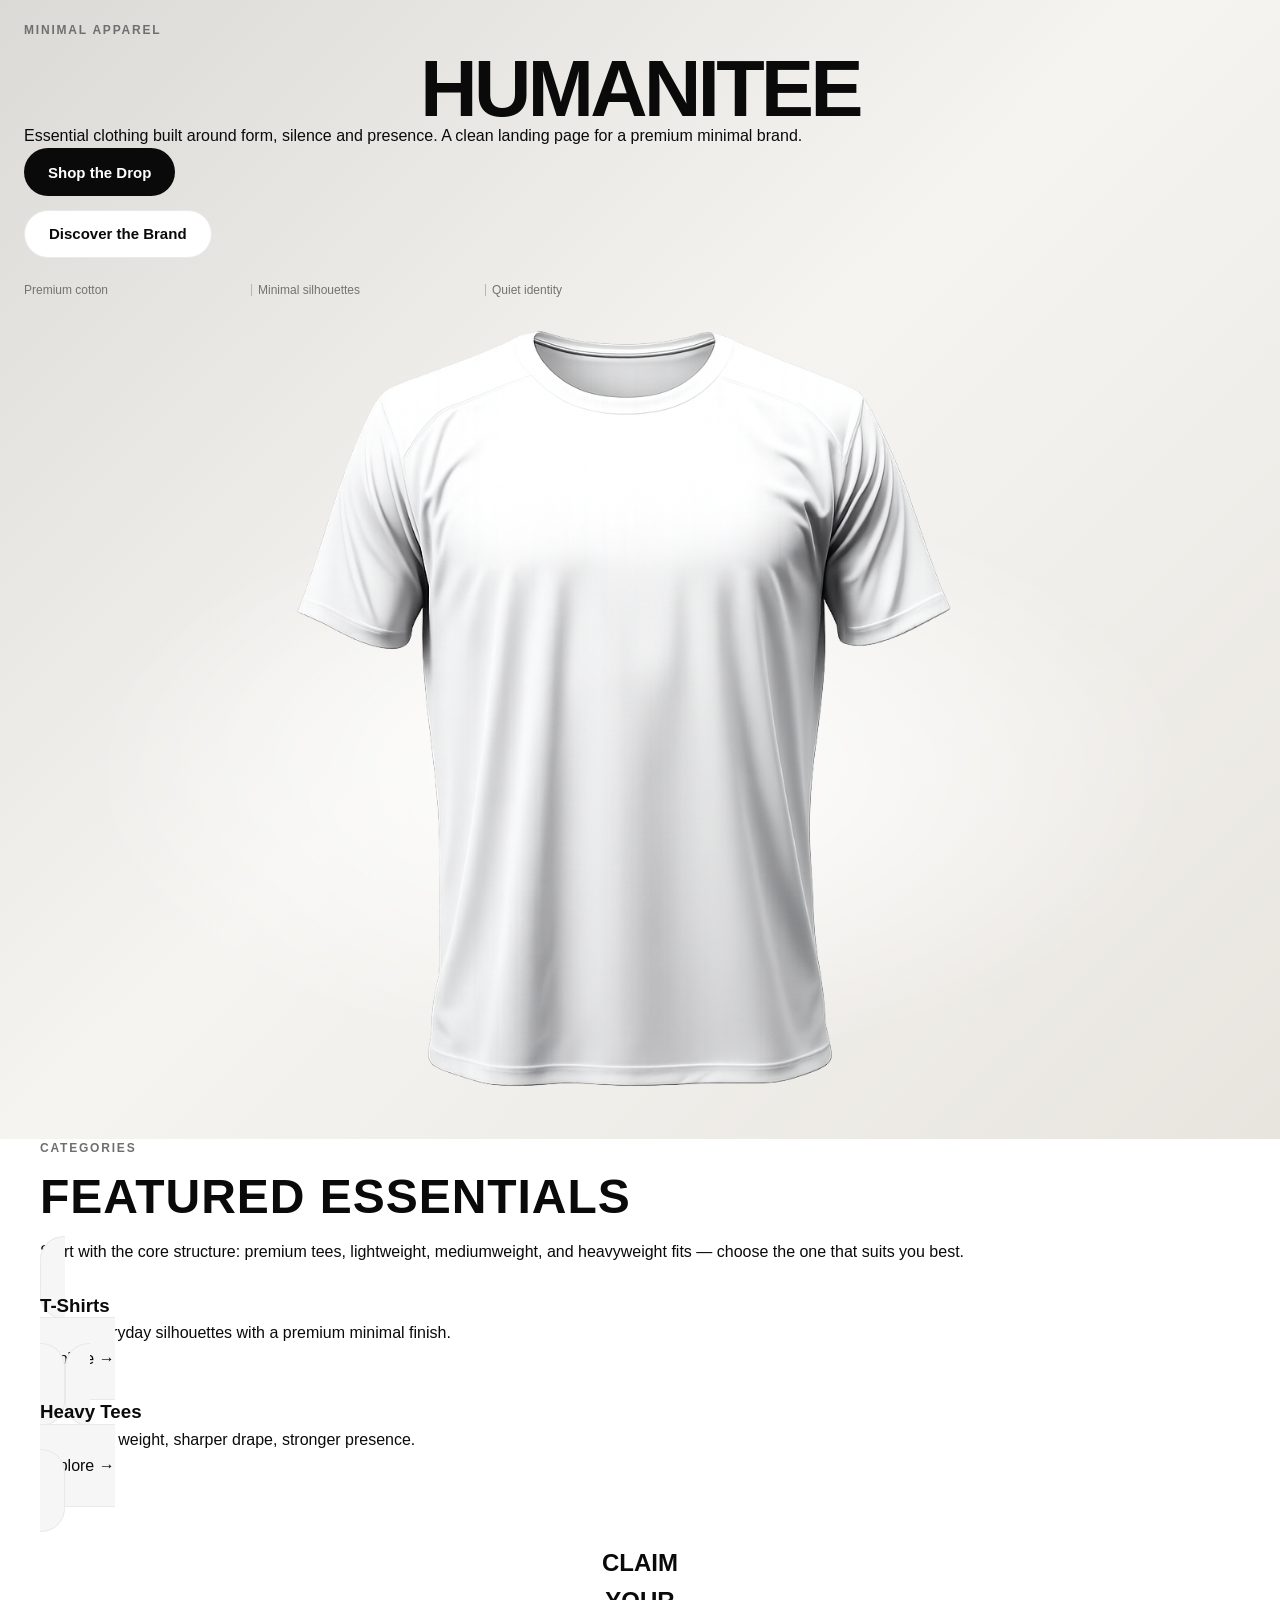
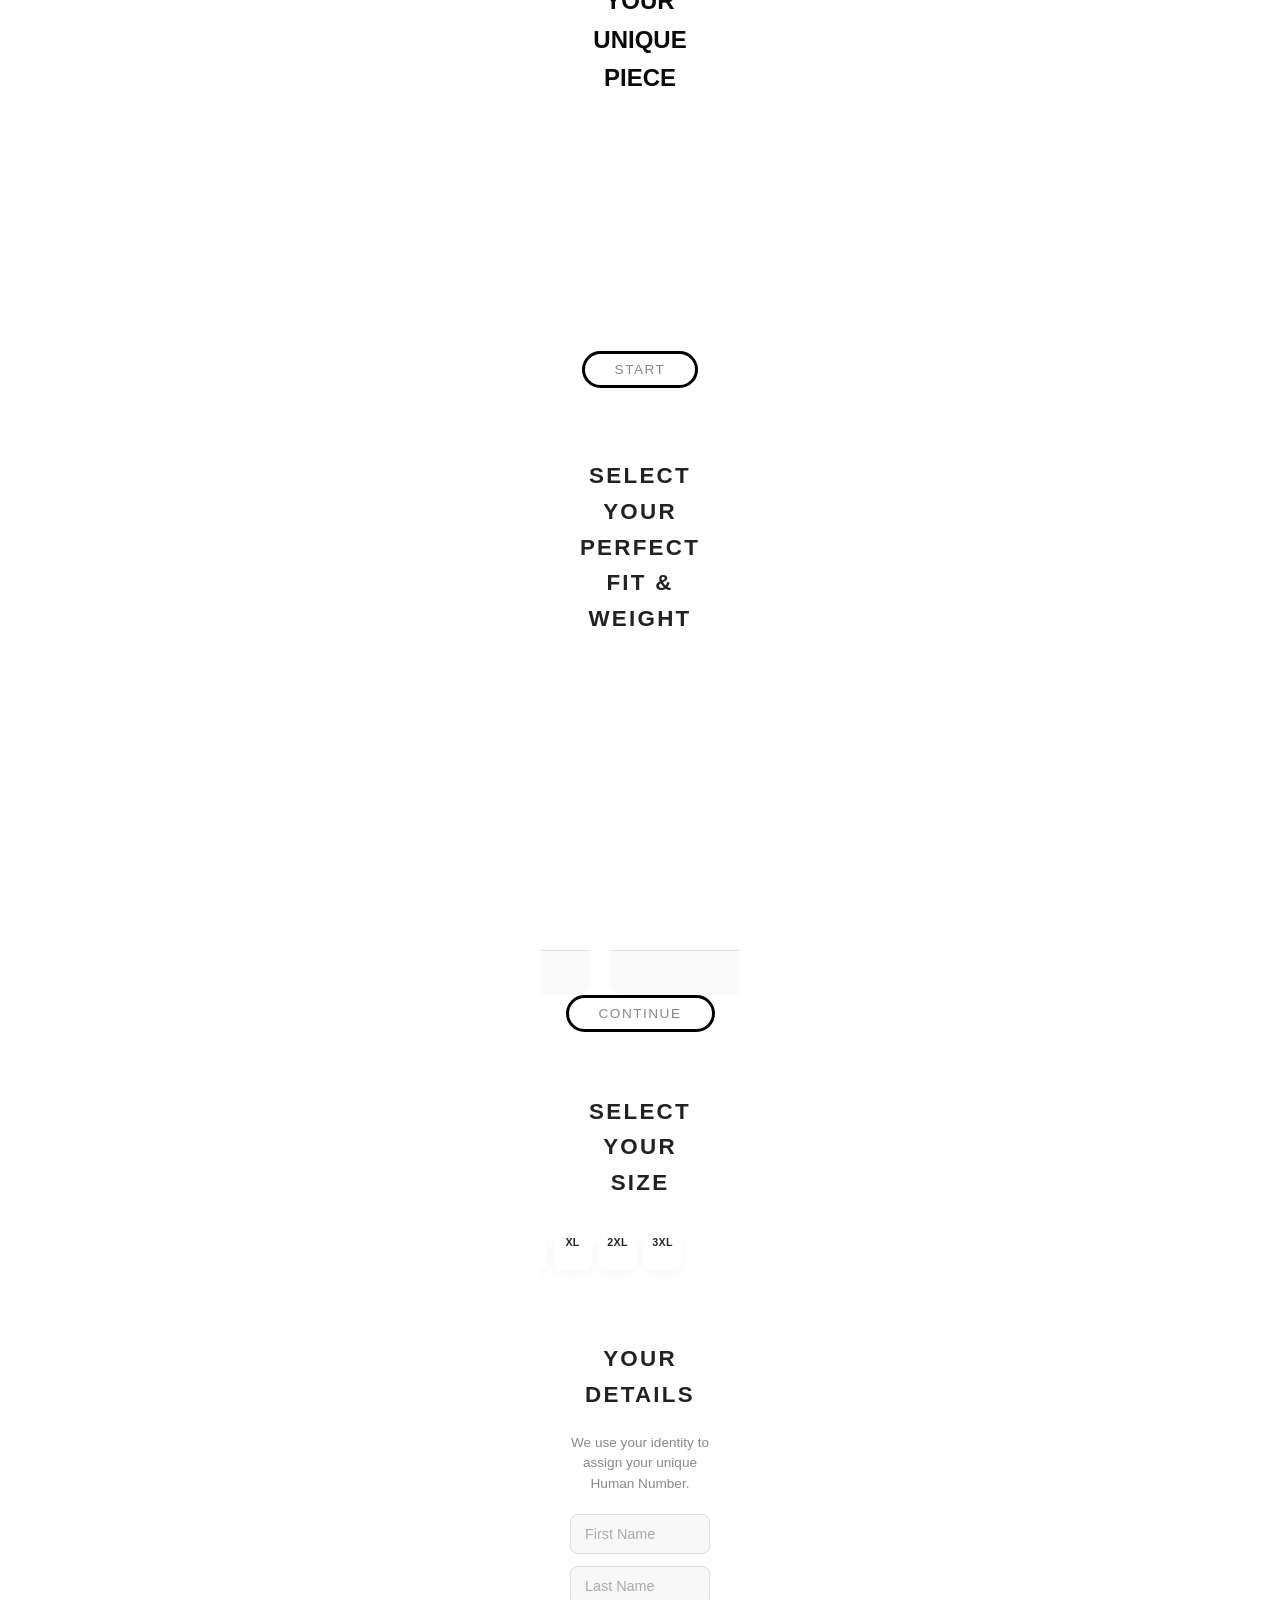
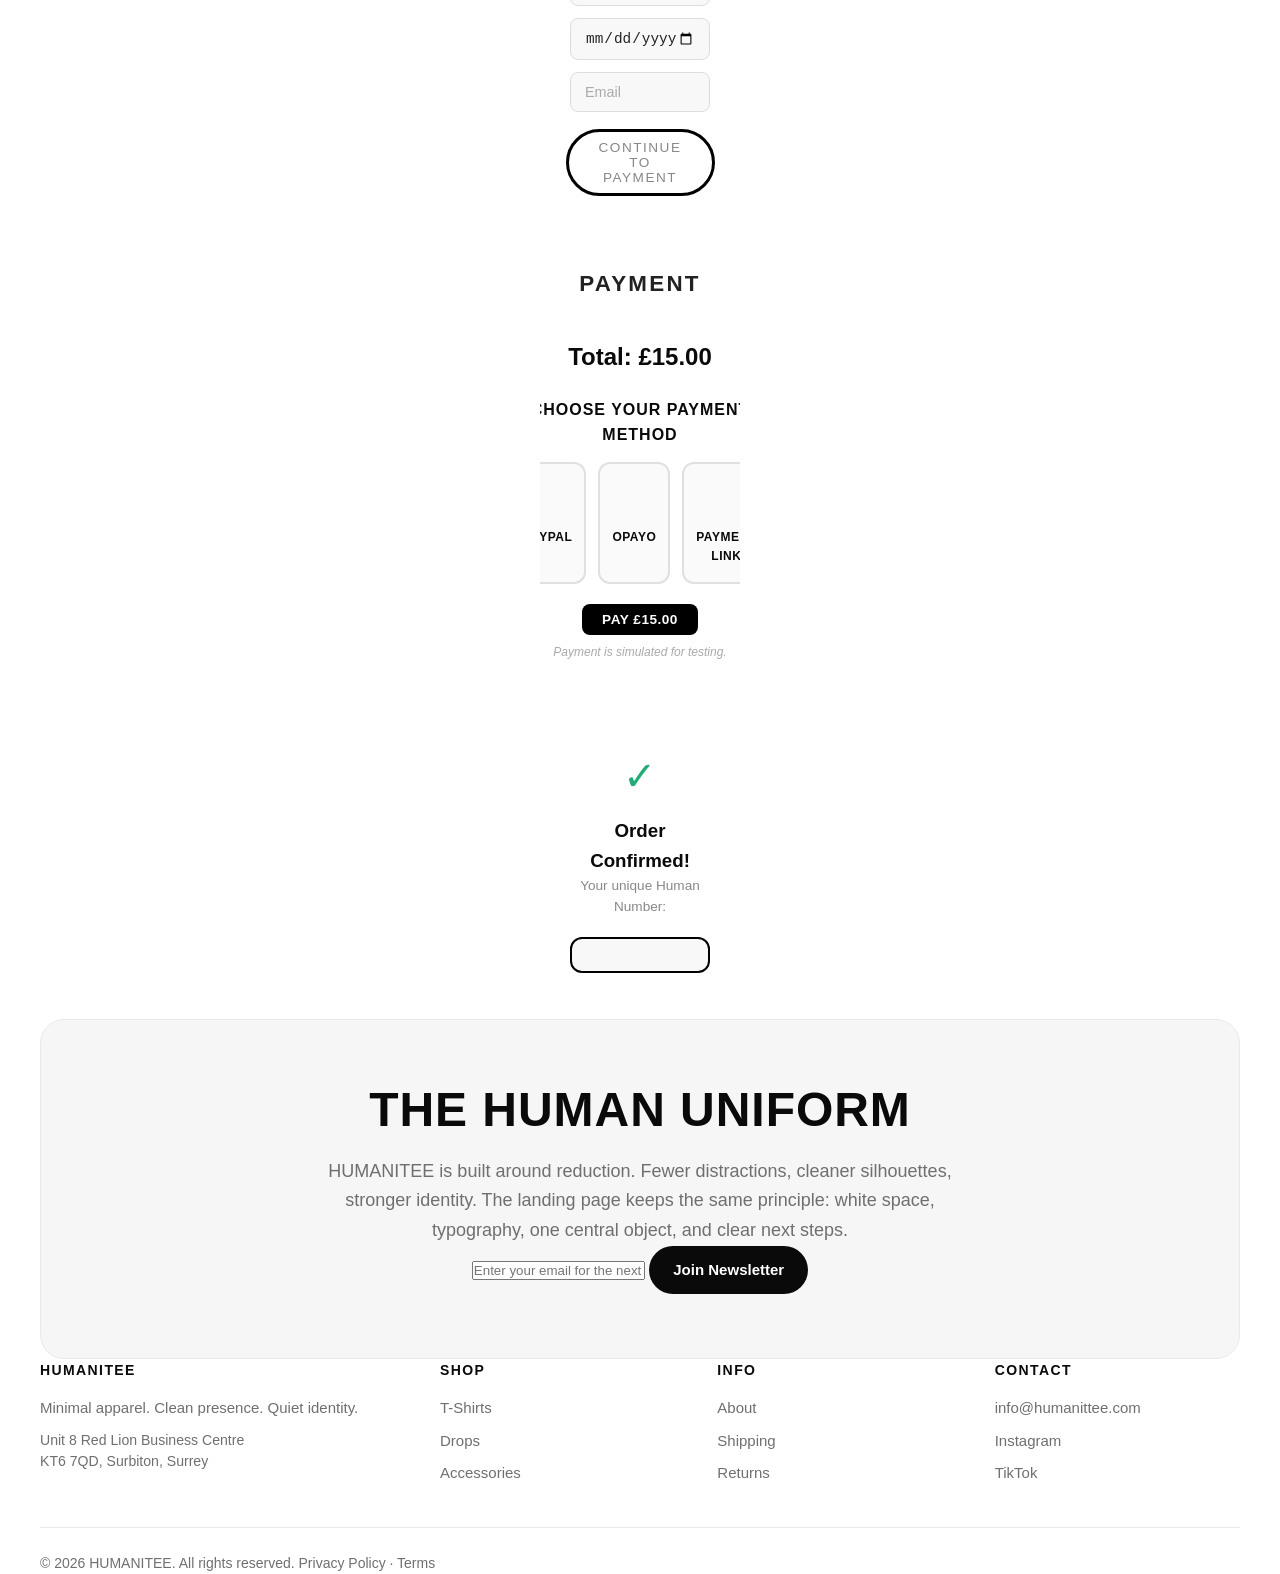
<file: index_backup.html>
<!DOCTYPE html>
<html lang="en">
<head>
  <meta charset="UTF-8">
  <meta name="viewport" content="width=device-width, initial-scale=1.0">
  <title>HUMANITEE — Essential Minimal Apparel</title>
  <link rel="stylesheet" href="style.css">
</head>
<body>
  <!-- Sticky Header -->
  <header class="header">
    <div class="container">
      <div class="header-content">
        <a href="#home" class="logo">HUMANITEE</a>
        
        <nav class="nav" id="mainNav">
          <a href="#home">Home</a>
          <a href="#shop">Shop</a>
          <a href="#drops">Drops</a>
          <a href="#about">About</a>
          <a href="#contact">Contact</a>
        </nav>

        <div class="header-actions">
          <button class="icon-btn" aria-label="Search">
            <svg width="20" height="20" viewBox="0 0 20 20" fill="none">
              <circle cx="9" cy="9" r="6" stroke="currentColor" stroke-width="2"/>
              <path d="M14 14L18 18" stroke="currentColor" stroke-width="2" stroke-linecap="round"/>
            </svg>
          </button>
          <button class="icon-btn" aria-label="Cart">
            <svg width="20" height="20" viewBox="0 0 20 20" fill="none">
              <path d="M3 3h2l.4 2M5.4 5h11.2l-1.6 8H7L5.4 5z" stroke="currentColor" stroke-width="2" stroke-linejoin="round"/>
              <circle cx="8" cy="17" r="1" fill="currentColor"/>
              <circle cx="15" cy="17" r="1" fill="currentColor"/>
            </svg>
          </button>
          <button class="menu-toggle" id="menuToggle" aria-label="Toggle menu">
            <span></span>
            <span></span>
            <span></span>
          </button>
        </div>
      </div>
    </div>
  </header>

  <!-- Modal Mobile -->
  <div class="modal-overlay" id="modalOverlay">
    <div class="modal-mobile" id="modalMobile">
      <div class="modal-top-bar">
        <div class="modal-brand">
          <div class="brand-name">HUMANITEE</div>
          <div class="brand-tagline">Your Marketplace for Smart T-Shirts</div>
        </div>
        <button class="hamburger-btn" id="hamburgerBtn" aria-label="Menu">
          <span class="hamburger-line"></span>
          <span class="hamburger-line"></span>
          <span class="hamburger-line"></span>
        </button>
      </div>

      <div class="modal-menu" id="modalMenu">
        <a href="#shop" class="modal-menu-item">SHOP</a>
        <a href="#drop" class="modal-menu-item">DROPS</a>
        <a href="#about" class="modal-menu-item">ABOUT</a>
        <a href="#contact" class="modal-menu-item">CONTACT</a>
      </div>

      <div class="modal-product-showcase">
        <img src="ORIGIN.png" alt="HUMANITEE T-Shirt" class="showcase-image" />
      </div>

      <button class="btn-get-started" id="btnGetStarted">Get Started</button>
    </div>
  </div>

  <main>
    <section class="hero" id="home">
      <div class="container hero-grid">
        <div class="hero-text reveal">
          <span class="eyebrow">Minimal Apparel</span>
          <h1 class="hero-title">HUMANITEE</h1>
          <p class="hero-copy">
            Essential clothing built around form, silence and presence.
            A clean landing page for a premium minimal brand.
          </p>

          <div class="hero-actions">
            <button class="btn btn-primary" id="openModal">Shop the Drop</button>
            <a href="#about" class="btn btn-secondary">Discover the Brand</a>
          </div>

          <div class="hero-meta">
            <span>Premium cotton</span>
            <span>Minimal silhouettes</span>
            <span>Quiet identity</span>
          </div>
        </div>

        <div class="hero-visual reveal">
          <div class="visual-glow"></div>
          <div class="tee-wrap">
            <img src="ORIGIN.png" alt="HUMANITEE T-Shirt" class="tee-image">
            <div class="shadow"></div>
          </div>
        </div>
      </div>
    </section>

    <section class="section" id="shop">
      <div class="container">
        <div class="section-head reveal">
          <div>
            <div class="section-kicker">Categories</div>
            <h2 class="section-title">Featured Essentials</h2>
          </div>
          <p class="section-text">
            Start with the core structure: premium tees, lightweight, mediumweight, and heavyweight fits — choose the one that suits you best.
          </p>
        </div>

        <div class="categories">
          <a href="#" class="category-card reveal">
            <h3>T-Shirts</h3>
            <p>Clean everyday silhouettes with a premium minimal finish.</p>
            <span class="link-arrow">Explore →</span>
            <div class="category-thumb"></div>
          </a>

          <a href="#" class="category-card reveal">
            <h3>Heavy Tees</h3>
            <p>Structured weight, sharper drape, stronger presence.</p>
            <span class="link-arrow">Explore →</span>
            <div class="category-thumb"></div>
          </a>
        </div>
      </div>
    </section>

    <section class="section" id="drop">
      <div class="container">
        <div class="unique-piece-box reveal">
          <div class="subwindow-viewport">
            <div class="subwindow-track" id="subTrack">

              <!-- Step 0: Product + START -->
              <div class="sub-step step-intro">
                <h2 class="unique-title">CLAIM YOUR UNIQUE PIECE</h2>
                <div class="intro-img-wrap">
                  <img src="ORIGIN.png" alt="HUMANITEE" class="intro-tee">
                </div>
                <button class="start-btn" id="btnStart">START</button>
              </div>

              <!-- Step 1: Weight -->
              <div class="sub-step" style="position:relative;">
                <button class="back-arrow" data-back><span class="arrow-icon"></span></button>
                <h3 class="sub-title">SELECT YOUR PERFECT FIT & WEIGHT</h3>
                <div class="modal-options">
                  <div class="modal-option" data-weight="lightweight">
                    <img src="ORIGIN.png" alt="Lightweight">
                    <span>LIGHTWEIGHT</span>
                  </div>
                  <div class="modal-option" data-weight="premium">
                    <img src="ORIGIN.png" alt="Premium">
                    <span>PREMIUM</span>
                  </div>
                  <div class="modal-option" data-weight="heavy">
                    <img src="ORIGIN.png" alt="Heavy">
                    <span>HEAVY</span>
                  </div>
                </div>
                <button class="weight-continue" id="btnWeightNext">CONTINUE</button>
              </div>

              <!-- Step 2: Size -->
              <div class="sub-step" style="position:relative;">
                <button class="back-arrow" data-back><span class="arrow-icon"></span></button>
                <h3 class="sub-title">SELECT YOUR SIZE</h3>
                <div class="size-grid">
                  <div class="size-box" data-size="XS">XS</div>
                  <div class="size-box" data-size="S">S</div>
                  <div class="size-box" data-size="M">M</div>
                  <div class="size-box" data-size="L">L</div>
                  <div class="size-box" data-size="XL">XL</div>
                  <div class="size-box" data-size="2XL">2XL</div>
                  <div class="size-box" data-size="3XL">3XL</div>
                </div>
                <button class="start-btn" id="btnSizeNext">CONTINUE</button>
              </div>

              <!-- Step 3: Details -->
              <div class="sub-step" style="position:relative;">
                <button class="back-arrow" data-back><span class="arrow-icon"></span></button>
                <h3 class="sub-title">YOUR DETAILS</h3>
                <p class="sub-desc">We use your identity to assign your unique Human Number.</p>
                <div class="returning-banner" id="returningBanner" style="display:none;">
                  <h4 id="returningGreeting"></h4>
                  <p>Your Human Number: <strong id="returningNumber"></strong></p>
                </div>
                <div class="sub-form">
                  <input class="sub-input" id="firstName" placeholder="First Name" autocomplete="given-name">
                  <input class="sub-input" id="lastName" placeholder="Last Name" autocomplete="family-name">
                  <input class="sub-input" id="dob" type="date" placeholder="Date of Birth">
                  <input class="sub-input" id="email" type="email" placeholder="Email" autocomplete="email">
                </div>
                <button class="start-btn" id="btnDetailsNext">CONTINUE TO PAYMENT</button>
              </div>

              <!-- Step 4: Payment -->
              <div class="sub-step">
                <button class="back-arrow" data-back><span class="arrow-icon"></span></button>
                <h3 class="sub-title">PAYMENT</h3>
                <div class="order-review" id="orderReview"></div>
                <div class="payment-box">
                  <p class="payment-total">Total: <strong>£15.00</strong></p>
                  
                  <h4 class="payment-method-title">Choose Your Payment Method</h4>
                  <div class="payment-methods">
                    <div class="payment-method" data-method="paypal">
                      <img src="paypal.png" alt="PayPal" class="payment-icon">
                      <span class="payment-name">PayPal</span>
                    </div>
                    <div class="payment-method" data-method="opayo">
                      <img src="opayo.png" alt="Opayo" class="payment-icon">
                      <span class="payment-name">Opayo</span>
                    </div>
                    <div class="payment-method" data-method="link">
                      <img src="card.png" alt="Payment Link" class="payment-icon">
                      <span class="payment-name">Payment Link</span>
                    </div>
                  </div>
                  
                  <button class="sub-btn sub-next" id="btnPay">Pay £15.00</button>
                  <p class="payment-note">Payment is simulated for testing.</p>
                </div>
              </div>

              <!-- Step 5: Confirmation -->
              <div class="sub-step">
                <div class="confirmation">
                  <div class="confirm-icon">✓</div>
                  <h3>Order Confirmed!</h3>
                  <p class="sub-desc">Your unique Human Number:</p>
                  <div class="big-number" id="confirmNumber"></div>
                  <div class="confirm-details" id="confirmDetails"></div>
                  <p class="confirm-email-note" id="emailNote"></p>
                </div>
              </div>

            </div>
          </div>
        </div>
      </div>
    </section>

    <section class="section" id="about">
      <div class="container">
        <div class="statement reveal">
          <h2>The Human Uniform</h2>
          <p>
            HUMANITEE is built around reduction. Fewer distractions, cleaner silhouettes,
            stronger identity. The landing page keeps the same principle: white space,
            typography, one central object, and clear next steps.
          </p>

          <form class="newsletter" id="newsletterForm">
            <input type="email" id="emailInput" placeholder="Enter your email for the next drop" required />
            <button type="submit" class="btn btn-primary">Join Newsletter</button>
          </form>
          <p class="newsletter-note" id="newsletterMessage"></p>
        </div>
      </div>
    </section>
  </main>

  <footer class="site-footer" id="contact">
    <div class="container">
      <div class="footer-grid">
        <div class="footer-col">
          <h4>HUMANITEE</h4>
          <p>Minimal apparel. Clean presence. Quiet identity.</p>
          <p style="margin-top:10px; font-size:0.88rem;">Unit 8 Red Lion Business Centre<br>KT6 7QD, Surbiton, Surrey</p>
        </div>

        <div class="footer-col">
          <h4>Shop</h4>
          <a href="#shop">T-Shirts</a>
          <a href="#drop">Drops</a>
          <a href="#shop">Accessories</a>
        </div>

        <div class="footer-col">
          <h4>Info</h4>
          <a href="#about">About</a>
          <a href="#">Shipping</a>
          <a href="#">Returns</a>
        </div>

        <div class="footer-col">
          <h4>Contact</h4>
          <a href="mailto:info@humanittee.com">info@humanittee.com</a>
          <a href="#">Instagram</a>
          <a href="#">TikTok</a>
        </div>
      </div>

      <div class="footer-bottom">
        <span>© 2026 HUMANITEE. All rights reserved.</span>
        <span>Privacy Policy · Terms</span>
      </div>
    </div>
  </footer>

  <!-- Mini Reminder Pop-up -->
  <div class="mini-popup" id="miniPopup">
    <div class="mini-popup-content">
      <p id="popupMessage"></p>
      <button class="popup-ok" id="popupOk">OK</button>
    </div>
  </div>

  <script src="script.js"></script>
</body>
</html>
</file>
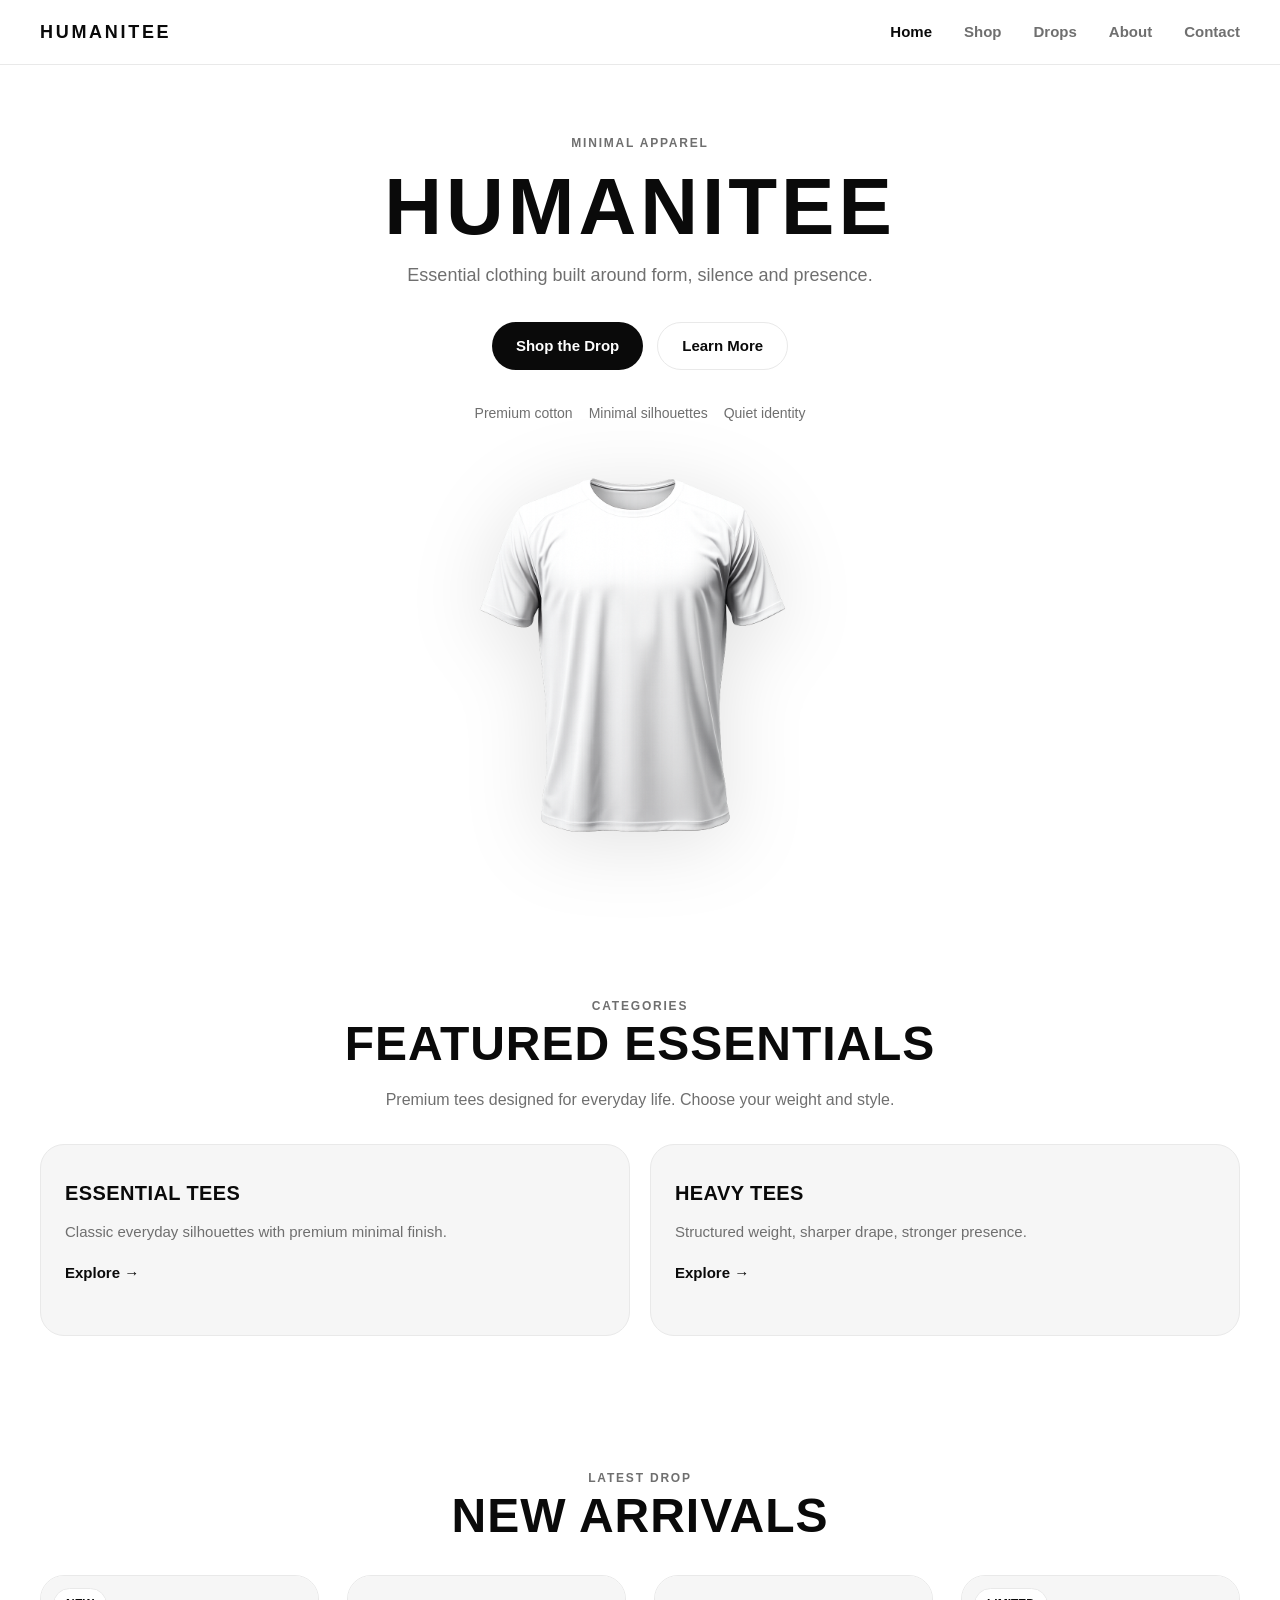
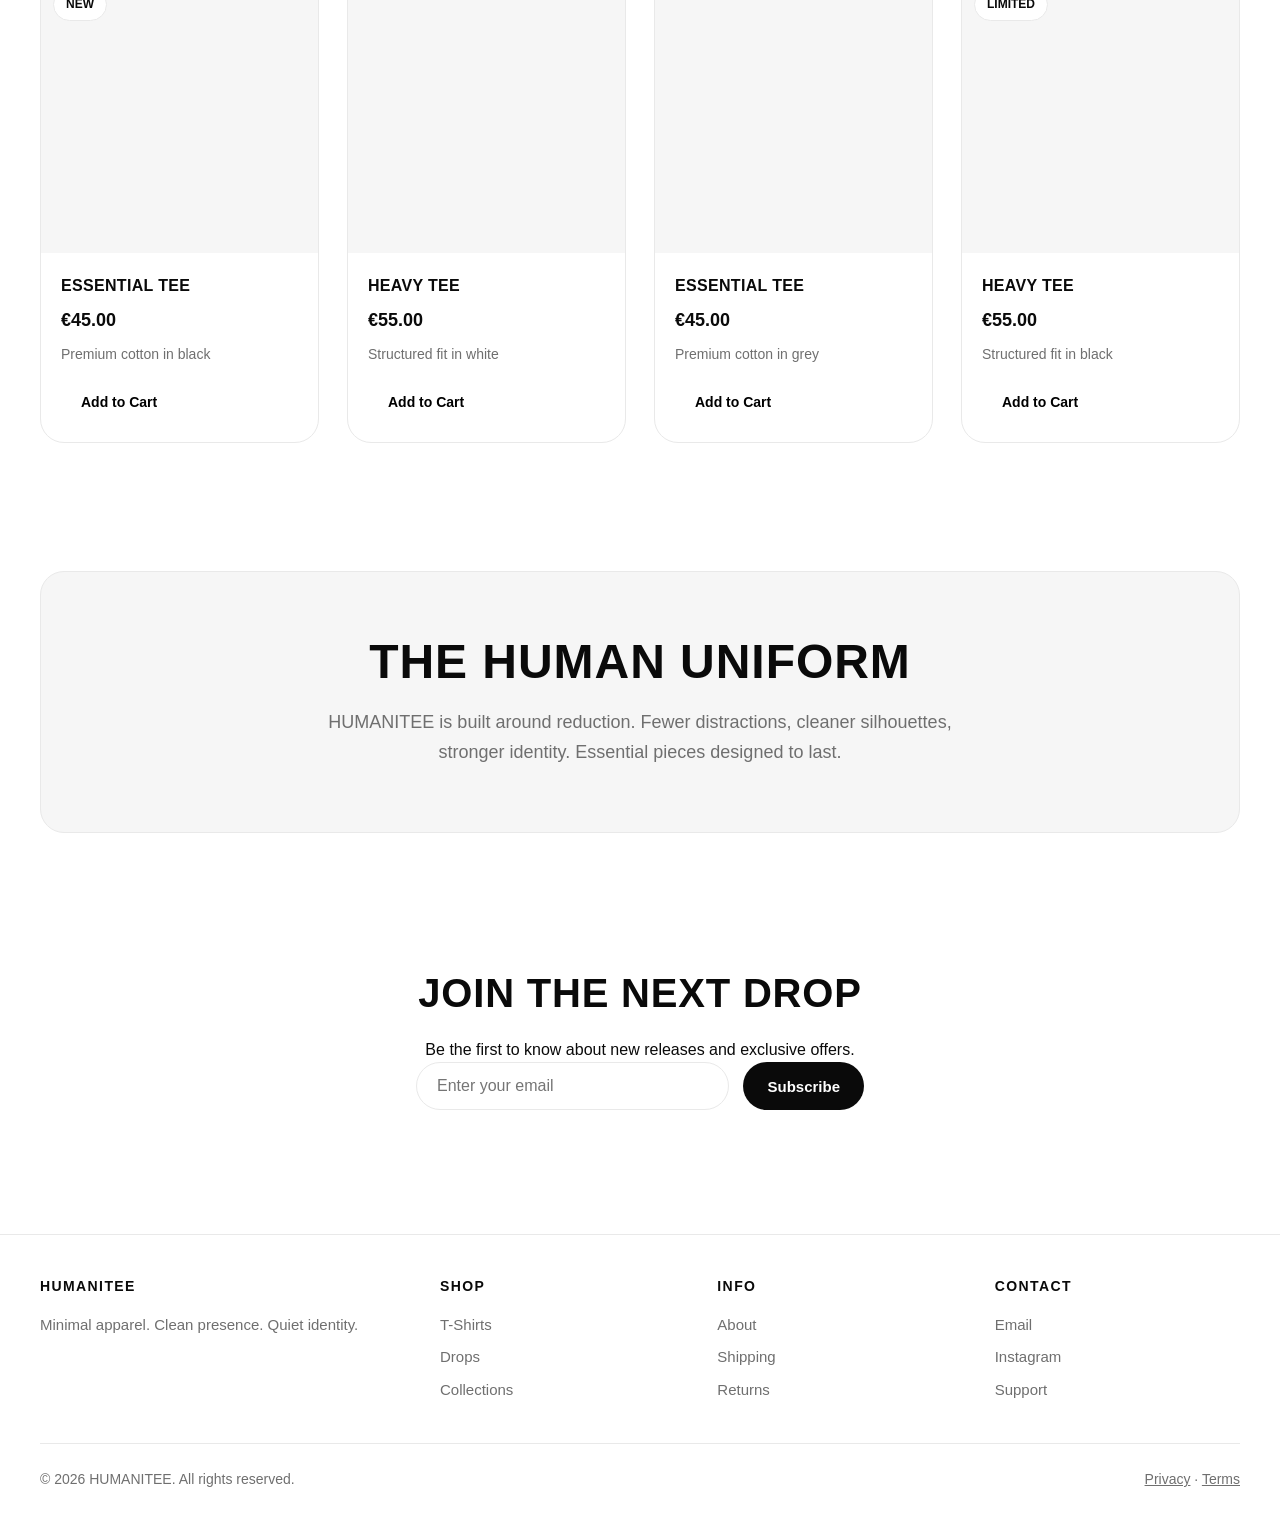
<file: index_new.html>
<!DOCTYPE html>
<html lang="en">
<head>
  <meta charset="UTF-8">
  <meta name="viewport" content="width=device-width, initial-scale=1.0">
  <title>HUMANITEE — Essential Minimal Apparel</title>
  <link rel="stylesheet" href="style_new.css">
</head>
<body>

  <!-- Header -->
  <header class="header">
    <div class="container">
      <a href="#home" class="logo">HUMANITEE</a>
      
      <nav class="nav" id="nav">
        <a href="#home">Home</a>
        <a href="#shop">Shop</a>
        <a href="#drops">Drops</a>
        <a href="#about">About</a>
        <a href="#contact">Contact</a>
      </nav>

      <button class="menu-btn" id="menuBtn" aria-label="Menu">
        <span></span>
        <span></span>
        <span></span>
      </button>
    </div>
  </header>

  <main>
    
    <!-- Hero Section -->
    <section class="hero" id="home">
      <div class="container">
        <span class="eyebrow">Minimal Apparel</span>
        <h1 class="hero-title">HUMANITEE</h1>
        <p class="hero-desc">Essential clothing built around form, silence and presence.</p>
        
        <div class="hero-actions">
          <a href="#shop" class="btn btn-primary">Shop the Drop</a>
          <a href="#about" class="btn btn-secondary">Learn More</a>
        </div>

        <div class="hero-meta">
          <span>Premium cotton</span>
          <span>Minimal silhouettes</span>
          <span>Quiet identity</span>
        </div>

        <div class="hero-image">
          <img src="ORIGIN.png" alt="HUMANITEE T-Shirt">
        </div>
      </div>
    </section>

    <!-- Featured Categories -->
    <section class="categories-section" id="shop">
      <div class="container">
        <div class="section-header">
          <span class="section-kicker">Categories</span>
          <h2 class="section-title">Featured Essentials</h2>
          <p class="section-desc">Premium tees designed for everyday life. Choose your weight and style.</p>
        </div>

        <div class="categories-grid">
          <article class="category-card">
            <div class="category-content">
              <h3>Essential Tees</h3>
              <p>Classic everyday silhouettes with premium minimal finish.</p>
              <span class="link">Explore →</span>
            </div>
          </article>

          <article class="category-card">
            <div class="category-content">
              <h3>Heavy Tees</h3>
              <p>Structured weight, sharper drape, stronger presence.</p>
              <span class="link">Explore →</span>
            </div>
          </article>
        </div>
      </div>
    </section>

    <!-- Product Cards -->
    <section class="products-section" id="drops">
      <div class="container">
        <div class="section-header">
          <span class="section-kicker">Latest Drop</span>
          <h2 class="section-title">New Arrivals</h2>
        </div>

        <div class="products-grid">
          <article class="product-card">
            <div class="product-image">
              <img src="ORIGIN.png" alt="Essential Tee Black">
              <span class="badge">New</span>
            </div>
            <div class="product-info">
              <h3>Essential Tee</h3>
              <p class="price">€45.00</p>
              <p class="product-desc">Premium cotton in black</p>
              <button class="btn btn-small">Add to Cart</button>
            </div>
          </article>

          <article class="product-card">
            <div class="product-image">
              <img src="ORIGIN.png" alt="Heavy Tee White">
            </div>
            <div class="product-info">
              <h3>Heavy Tee</h3>
              <p class="price">€55.00</p>
              <p class="product-desc">Structured fit in white</p>
              <button class="btn btn-small">Add to Cart</button>
            </div>
          </article>

          <article class="product-card">
            <div class="product-image">
              <img src="ORIGIN.png" alt="Essential Tee Grey">
            </div>
            <div class="product-info">
              <h3>Essential Tee</h3>
              <p class="price">€45.00</p>
              <p class="product-desc">Premium cotton in grey</p>
              <button class="btn btn-small">Add to Cart</button>
            </div>
          </article>

          <article class="product-card">
            <div class="product-image">
              <img src="ORIGIN.png" alt="Heavy Tee Black">
              <span class="badge">Limited</span>
            </div>
            <div class="product-info">
              <h3>Heavy Tee</h3>
              <p class="price">€55.00</p>
              <p class="product-desc">Structured fit in black</p>
              <button class="btn btn-small">Add to Cart</button>
            </div>
          </article>
        </div>
      </div>
    </section>

    <!-- Brand Statement -->
    <section class="statement-section" id="about">
      <div class="container">
        <div class="statement">
          <h2>The Human Uniform</h2>
          <p>HUMANITEE is built around reduction. Fewer distractions, cleaner silhouettes, stronger identity. Essential pieces designed to last.</p>
        </div>
      </div>
    </section>

    <!-- Newsletter -->
    <section class="newsletter-section">
      <div class="container">
        <h2>Join the Next Drop</h2>
        <p>Be the first to know about new releases and exclusive offers.</p>
        
        <form class="newsletter-form" id="newsletterForm">
          <input 
            type="email" 
            placeholder="Enter your email" 
            required
            aria-label="Email address"
          >
          <button type="submit" class="btn btn-primary">Subscribe</button>
        </form>
        <p class="form-note" id="newsletterMsg"></p>
      </div>
    </section>

  </main>

  <!-- Footer -->
  <footer class="footer" id="contact">
    <div class="container">
      <div class="footer-grid">
        <div class="footer-col">
          <h4>HUMANITEE</h4>
          <p>Minimal apparel. Clean presence. Quiet identity.</p>
        </div>

        <div class="footer-col">
          <h4>Shop</h4>
          <a href="#shop">T-Shirts</a>
          <a href="#drops">Drops</a>
          <a href="#shop">Collections</a>
        </div>

        <div class="footer-col">
          <h4>Info</h4>
          <a href="#about">About</a>
          <a href="#">Shipping</a>
          <a href="#">Returns</a>
        </div>

        <div class="footer-col">
          <h4>Contact</h4>
          <a href="mailto:info@humanitee.com">Email</a>
          <a href="#">Instagram</a>
          <a href="#">Support</a>
        </div>
      </div>

      <div class="footer-bottom">
        <p>© 2026 HUMANITEE. All rights reserved.</p>
        <p><a href="#">Privacy</a> · <a href="#">Terms</a></p>
      </div>
    </div>
  </footer>

  <script src="script_new.js"></script>
</body>
</html>
</file>
<file: style.css>
/* ═══════════════════════════════════════════════════
   HUMANITEE — Mobile-First Responsive Design
   Base: 375px - 430px (mobile)
   ═══════════════════════════════════════════════════ */

/* ─── CSS Variables ─────────────────────────────── */
:root {
  --color-bg: #ffffff;
  --color-text: #0a0a0a;
  --color-muted: #6f6f6f;
  --color-border: #e9e9e9;
  --color-soft: #f6f6f6;
  
  --btn: #111111;
  --btnText: #ffffff;
  --text: #0a0a0a;
  --line: #e9e9e9;
  
  --spacing-xs: 0.5rem;
  --spacing-sm: 1rem;
  --spacing-md: 1.5rem;
  --spacing-lg: 2rem;
  --spacing-xl: 3rem;
  --spacing-2xl: 4rem;
  
  --radius-sm: 0.5rem;
  --radius-md: 1rem;
  --radius-lg: 1.5rem;
  --radius-full: 999px;
  
  --container-max: 1280px;
}

/* ─── Reset & Base Styles ──────────────────────── */
*,
*::before,
*::after {
  box-sizing: border-box;
  margin: 0;
  padding: 0;
}

html {
  scroll-behavior: smooth;
  -webkit-text-size-adjust: 100%;
  overflow-x: hidden;
}

body {
  font-family: -apple-system, BlinkMacSystemFont, 'Segoe UI', Arial, sans-serif;
  background: var(--color-bg);
  color: var(--color-text);
  line-height: 1.6;
  -webkit-font-smoothing: antialiased;
  -moz-osx-font-smoothing: grayscale;
  overflow-x: hidden;
}

img {
  max-width: 100%;
  height: auto;
  display: block;
}

a {
  color: inherit;
  text-decoration: none;
}

button {
  font-family: inherit;
  border: none;
  background: none;
  cursor: pointer;
  -webkit-tap-highlight-color: transparent;
}

/* ─── Container (Mobile Base) ──────────────────── */
.container {
  width: 100%;
  max-width: var(--container-max);
  margin: 0 auto;
  padding: 0 1.25rem;
}

/* ─── Header (Mobile Base) ─────────────────────── */
.header {
  position: sticky;
  top: 0;
  z-index: 3000;
  background: rgba(255, 255, 255, 0.95);
  backdrop-filter: blur(10px);
  border-bottom: 1px solid var(--color-border);
}

.header .container {
  display: flex;
  align-items: center;
  justify-content: center;
  position: relative;
  min-height: 3rem;
  max-width: none;
}

.logo {
  font-size: 1.012rem;
  font-weight: 900;
  letter-spacing: 0.15em;
  text-transform: uppercase;
  padding-left: calc(3rem - 40px);
}

/* Desktop nav hidden on mobile */
.nav {
  display: none;
}

/* Header right wrapper (for nav + cart) */
.header-right {
  display: contents;
}


/* Mobile menu button */
.menu-btn {
  position: absolute;
  left: 1.25rem;
  top: 50%;
  transform: translateY(-50%);
  z-index: 3100;
  width: 2.25rem;
  height: 2.25rem;
  display: flex !important;
  flex-direction: column;
  align-items: center;
  justify-content: center;
  gap: 0.3rem;
  border: none;
  border-radius: 0;
  transition: all 0.2s;
  background: transparent;
  cursor: pointer;
  -webkit-appearance: none;
  appearance: none;
}

.menu-btn span {
  width: 1.1rem;
  height: 2px;
  background: #111;
  border-radius: 2px;
  transition: all 0.3s;
}

.menu-btn.active span:nth-child(1) {
  transform: rotate(45deg) translate(5px, 5px);
}

.menu-btn.active span:nth-child(2) {
  opacity: 0;
}

.menu-btn.active span:nth-child(3) {
  transform: rotate(-45deg) translate(5px, -5px);
}

/* ─── Cart Button ───────────────────────────────── */
.cart-btn {
  position: absolute;
  right: 1.25rem;
  top: 50%;
  transform: translateY(-50%);
  z-index: 3100;
  width: 2.25rem;
  height: 2.25rem;
  display: flex;
  align-items: center;
  justify-content: center;
  background: transparent;
  border: none;
  cursor: pointer;
  -webkit-tap-highlight-color: transparent;
  transition: all 0.2s ease;
}

.cart-btn:hover {
  opacity: 0.7;
}

.cart-btn svg {
  width: 22px;
  height: 22px;
  color: var(--color-text);
}

.cart-badge {
  position: absolute;
  top: -4px;
  right: -4px;
  background: #d32f2f;
  color: white;
  font-size: 0.65rem;
  font-weight: 700;
  min-width: 16px;
  height: 16px;
  border-radius: 8px;
  display: none;
  align-items: center;
  justify-content: center;
  padding: 0 4px;
  line-height: 1;
}

/* ─── Cart Modal ────────────────────────────────── */
.cart-modal {
  position: fixed;
  top: 0;
  left: 0;
  width: 100%;
  height: 100%;
  background: rgba(0, 0, 0, 0.5);
  z-index: 4000;
  opacity: 0;
  visibility: hidden;
  transition: all 0.3s ease;
  overflow-y: auto;
}

.cart-modal.active {
  opacity: 1;
  visibility: visible;
}

.cart-modal-content {
  position: absolute;
  right: 0;
  top: 0;
  width: 100%;
  max-width: 420px;
  height: 100%;
  background: white;
  box-shadow: -4px 0 20px rgba(0, 0, 0, 0.1);
  display: flex;
  flex-direction: column;
  transform: translateX(100%);
  transition: transform 0.3s ease;
}

.cart-modal.active .cart-modal-content {
  transform: translateX(0);
}

.cart-header {
  padding: 1.5rem 1.25rem;
  border-bottom: 1px solid var(--color-border);
  display: flex;
  align-items: center;
  justify-content: space-between;
  flex-shrink: 0;
}

.cart-header h2 {
  font-size: 1.25rem;
  font-weight: 700;
  margin: 0;
}

.cart-close {
  width: 2rem;
  height: 2rem;
  display: flex;
  align-items: center;
  justify-content: center;
  font-size: 1.75rem;
  line-height: 1;
  background: transparent;
  border: none;
  cursor: pointer;
  color: var(--color-text);
  transition: opacity 0.2s;
}

.cart-close:hover {
  opacity: 0.6;
}

.cart-empty {
  flex: 1;
  display: flex;
  flex-direction: column;
  align-items: center;
  justify-content: center;
  padding: 2rem 1.25rem;
  text-align: center;
}

.cart-empty svg {
  margin-bottom: 1rem;
  color: var(--color-muted);
}

.cart-empty p {
  font-size: 1rem;
  color: var(--color-muted);
  margin-bottom: 1.5rem;
}

.cart-content {
  flex: 1;
  display: flex;
  flex-direction: column;
  overflow: hidden;
}

.cart-items {
  flex: 1;
  overflow-y: auto;
  padding: 1rem 1.25rem;
}

.cart-item {
  display: flex;
  gap: 1rem;
  padding: 1rem 0;
  border-bottom: 1px solid var(--color-border);
}

.cart-item:last-child {
  border-bottom: none;
}

.cart-item-img {
  width: 80px;
  height: 80px;
  object-fit: cover;
  border-radius: var(--radius-sm);
  flex-shrink: 0;
}

.cart-item-details {
  flex: 1;
  display: flex;
  flex-direction: column;
  gap: 0.25rem;
}

.cart-item-name {
  font-size: 0.95rem;
  font-weight: 600;
  margin: 0;
}

.cart-item-variant {
  font-size: 0.85rem;
  color: var(--color-muted);
  margin: 0;
}

.cart-item-price {
  font-size: 0.95rem;
  font-weight: 600;
  margin-top: 0.5rem;
}

.cart-item-actions {
  display: flex;
  flex-direction: column;
  align-items: flex-end;
  justify-content: space-between;
  gap: 0.5rem;
}

.cart-item-quantity {
  display: flex;
  align-items: center;
  gap: 0.5rem;
  border: 1px solid var(--color-border);
  border-radius: var(--radius-sm);
  overflow: hidden;
}

.qty-btn {
  width: 2rem;
  height: 2rem;
  display: flex;
  align-items: center;
  justify-content: center;
  background: transparent;
  border: none;
  cursor: pointer;
  font-size: 1.125rem;
  font-weight: 600;
  transition: background 0.2s;
}

.qty-btn:hover {
  background: var(--color-soft);
}

.qty-input {
  width: 2.5rem;
  height: 2rem;
  border: none;
  text-align: center;
  font-size: 0.875rem;
  font-weight: 600;
  -moz-appearance: textfield;
}

.qty-input::-webkit-outer-spin-button,
.qty-input::-webkit-inner-spin-button {
  -webkit-appearance: none;
  margin: 0;
}

.cart-item-remove {
  width: 2rem;
  height: 2rem;
  display: flex;
  align-items: center;
  justify-content: center;
  background: transparent;
  border: none;
  cursor: pointer;
  font-size: 1.5rem;
  line-height: 1;
  color: var(--color-muted);
  transition: color 0.2s;
}

.cart-item-remove:hover {
  color: #d32f2f;
}

.cart-footer {
  padding: 1.5rem 1.25rem;
  border-top: 1px solid var(--color-border);
  background: white;
  flex-shrink: 0;
}

.cart-total-row {
  display: flex;
  justify-content: space-between;
  align-items: center;
  margin-bottom: 1rem;
  font-size: 1.125rem;
}

.cart-total-row strong {
  font-weight: 700;
}

.btn-block {
  width: 100%;
  margin-bottom: 0.75rem;
}

.btn-text {
  width: 100%;
  padding: 0.75rem;
  background: transparent;
  border: none;
  color: var(--color-muted);
  font-size: 0.875rem;
  cursor: pointer;
  transition: color 0.2s;
}

.btn-text:hover {
  color: var(--color-text);
}

/* Small mobile adjustments for cart */
@media (max-width: 375px) {
  .cart-modal-content {
    max-width: 100%;
  }

  .cart-item-img {
    width: 60px;
    height: 60px;
  }

  .cart-item {
    gap: 0.75rem;
  }
}



/* ─── Nav Overlay ───────────────────────────────── */
.nav-overlay {
  position: fixed;
  inset: 0;
  background: rgba(0, 0, 0, 0.5);
  z-index: 1999;
  opacity: 0;
  pointer-events: none;
  transition: opacity 0.35s ease;
}

.nav-overlay.open {
  opacity: 1;
  pointer-events: auto;
}

/* ─── Nav Sidebar ───────────────────────────────── */
.nav-sidebar {
  position: fixed;
  top: 0;
  left: 0;
  bottom: 0;
  width: 280px;
  max-width: 85vw;
  background: #fff;
  z-index: 2000;
  transform: translateX(-100%);
  transition: transform 0.35s cubic-bezier(0.4, 0, 0.2, 1);
  overflow-y: auto;
  padding: 1.5rem 1.25rem;
}

.nav-sidebar.open {
  transform: translateX(0);
}

.nav-sidebar-head {
  display: flex;
  justify-content: flex-end;
  margin-bottom: 2rem;
}

.nav-sidebar-close {
  font-size: 1.25rem;
  padding: 0.25rem 0.5rem;
  color: #111;
  line-height: 1;
  border-radius: var(--radius-sm);
  transition: opacity 0.2s;
}

.nav-sidebar-close:hover {
  opacity: 0.6;
}

.sidebar-group {
  margin-bottom: 2rem;
}

.sidebar-group-title {
  font-size: 0.625rem;
  font-weight: 700;
  letter-spacing: 0.2em;
  text-transform: uppercase;
  color: #999;
  margin-bottom: 0.75rem;
}

.sidebar-link {
  display: block;
  font-size: 1.125rem;
  font-weight: 600;
  color: #111;
  padding: 0.625rem 0;
  border-bottom: 1px solid #f0f0f0;
  transition: color 0.2s;
  -webkit-tap-highlight-color: transparent;
}

.sidebar-link:last-child {
  border-bottom: none;
}

.sidebar-link:active {
  color: #888;
}

/* Mobile nav panel */
.nav.open {
  display: flex;
  flex-direction: column;
  position: fixed;
  top: 4rem;
  left: 1rem;
  right: 1rem;
  background: var(--color-bg);
  border: 1px solid var(--color-border);
  border-radius: var(--radius-lg);
  padding: 1rem;
  gap: 0.5rem;
  box-shadow: 0 10px 40px rgba(0, 0, 0, 0.1);
}

.nav a {
  padding: 0.75rem 1rem;
  font-weight: 600;
  color: var(--color-text);
  border-radius: var(--radius-sm);
  transition: background 0.2s;
}

.nav a:hover,
.nav a:active {
  background: var(--color-soft);
}

/* ─── Typography (Mobile Base) ─────────────────── */
.eyebrow {
  display: inline-block;
  font-size: 0.75rem;
  font-weight: 700;
  letter-spacing: 0.15em;
  text-transform: uppercase;
  color: var(--color-muted);
  margin-bottom: 1rem;
}

.section-kicker {
  font-size: 0.75rem;
  font-weight: 700;
  letter-spacing: 0.15em;
  text-transform: uppercase;
  color: var(--color-muted);
  margin-bottom: 0.75rem;
}

.section-title {
  font-size: clamp(1.75rem, 6vw, 3rem);
  font-weight: 900;
  letter-spacing: 0.02em;
  text-transform: uppercase;
  line-height: 1.1;
  margin-bottom: 1rem;
}

/* ─── Buttons (Mobile Base) ────────────────────── */
.btn {
  display: inline-flex;
  align-items: center;
  justify-content: center;
  min-height: 3rem;
  padding: 0 1.5rem;
  font-weight: 700;
  font-size: 0.9375rem;
  border-radius: var(--radius-full);
  transition: all 0.25s;
  -webkit-tap-highlight-color: transparent;
}

.btn-primary {
  background: var(--color-text);
  color: var(--color-bg);
}

.btn-primary.fade-out {
  opacity: 0;
  transform: scale(0.94);
  transition: opacity 0.6s ease, transform 0.6s ease;
  pointer-events: none;
}

.btn-primary:active {
  transform: scale(0.98);
}

.btn-secondary {
  background: var(--color-bg);
  color: var(--color-text);
  border: 1px solid var(--color-border);
}

.btn-secondary:active {
  background: var(--color-soft);
}

.btn-small {
  min-height: 2.5rem;
  padding: 0 1.25rem;
  font-size: 0.875rem;
}

/* ─── Hero Section (Mobile Base) ───────────────── */
.hero {
  padding: 0;
  text-align: center;
}

.hero-desktop-grid {
  width: 100%;
}

.hero-copy-panel {
  width: 100%;
}

.hero-desktop-eyebrow,
.hero-desktop-desc,
.hero-secondary-btn {
  display: none;
}

.hero-title {
  font-size: clamp(2.5rem, 12vw, 5rem);
  font-weight: 900;
  letter-spacing: 0.05em;
  text-transform: uppercase;
  line-height: 0.95;
  margin-bottom: 1rem;
}

.hero-h-wrap {
  display: contents;
}

.hero-the {
  display: none;
}

.hero-home-link {
  color: inherit;
  display: inline-block;
}

.hero-counter {
  margin: 0 auto 1.5rem;
  padding: 0.75rem 1rem;
  max-width: 26rem;
  border-top: 1px solid var(--color-border);
  border-bottom: 1px solid var(--color-border);
}

.hero-counter-label {
  font-size: 0.75rem;
  letter-spacing: 0.18em;
  text-transform: uppercase;
  color: var(--color-muted);
  margin-bottom: 0.45rem;
}

.hero-counter-value {
  font-size: clamp(1.75rem, 8vw, 3.25rem);
  font-weight: 800;
  letter-spacing: 0.02em;
  line-height: 1;
}

.hero-desc {
  max-width: 32rem;
  margin: 0 auto 2rem;
  font-size: 1.0625rem;
  color: var(--color-muted);
  line-height: 1.6;
}

.hero-actions {
  display: flex;
  flex-direction: column;
  gap: 0.875rem;
  margin-bottom: 1rem;
}

.hero-meta {
  display: flex;
  flex-wrap: wrap;
  justify-content: center;
  gap: 1rem;
  font-size: 0.875rem;
  color: var(--color-muted);
  margin-bottom: 1rem;
  margin-top: 25px;
}

.story-btn {
  width: 100%;
  background: #000;
  color: #fff;
  border: none;
  border-radius: 999px;
  padding: 0.65rem 1.8rem;
  font-size: 0.8rem;
  font-weight: 600;
  letter-spacing: 0.08em;
  text-transform: uppercase;
  cursor: pointer;
  margin-top: -20px;
}

.hero-flow-box {
  position: relative;
  width: 100%;
  max-width: 820px;
  min-height: 0;
  margin: 0 auto;
}

.hero-flow-static {
  position: relative;
  z-index: 1;
}

.inline-modal-host {
  position: absolute;
  inset: 0;
  z-index: 40;
  display: none;
  pointer-events: none;
}

.inline-modal-host.active {
  display: block;
  pointer-events: auto;
  background: transparent;
  padding: 0;
  position: relative;
}

.hero-flow-box.flow-open {
  min-height: auto;
  position: relative;
  z-index: 50;
}

.hero-flow-box.flow-open .hero-flow-static {
  display: none;
}

.hero-image {
  max-width: 600px;
  margin: 0 auto;
}

.hero-image-wrap {
  position: relative;
  width: 100%;
  max-width: 600px;
  margin: 0 auto;
  padding-bottom: 0;
}

/* Pick Your Size button (appears after double-tap on carousel) */
.pick-size-btn {
  display: block;
  margin: 1.25rem auto 0;
  padding: 10px 32px;
  font-size: 0.8rem;
  font-weight: 700;
  letter-spacing: 0.18em;
  text-transform: uppercase;
  border-radius: 50px;
  background: #111;
  color: #fff;
  border: none;
  cursor: pointer;
  opacity: 0;
  pointer-events: none;
  transform: translateY(8px);
  transition: opacity 0.4s ease, transform 0.4s ease;
}

.pick-size-btn.visible {
  opacity: 1;
  pointer-events: auto;
  transform: translateY(0);
}

.pick-size-btn:active {
  background: #333;
}

.hero-image img {
  display: block;
  width: 100%;
  max-width: 600px;
  margin: 0 auto;
  filter: drop-shadow(0 10px 40px rgba(0, 0, 0, 0.12));
}

/* ─── 3D Carousel ───────────────────────────────── */
.carousel-scene {
  position: relative;
  width: 100%;
  height: 684px;
  perspective: 1200px;
  overflow: visible;
  margin-top: -150px;
}

.carousel-container {
  position: absolute;
  top: 50%;
  left: 50%;
  transform: translate(-50%, -50%);
  transform-style: preserve-3d;
  width: 0;
  height: 0;
}

.carousel {
  position: relative;
  width: 0;
  height: 0;
  transform-style: preserve-3d;
  transform-origin: center center;
  transition: transform 0.7s ease;
  transform: rotateX(-5deg) rotateY(0deg);
  will-change: transform;
}

.carousel__cell {
  position: absolute;
  width: 302px;
  height: 302px;
  top: -151px;
  left: -151px;
  display: flex;
  align-items: center;
  justify-content: center;
  opacity: 0;
  transition: opacity 0.4s ease;
  cursor: pointer;
  -webkit-tap-highlight-color: transparent;
  backface-visibility: hidden;
  -webkit-backface-visibility: hidden;
}

.carousel__cell::after {
  content: '';
  position: absolute;
  bottom: -14px;
  width: 100%;
  height: 12px;
  background: rgba(0, 0, 0, 0.18);
  filter: blur(8px);
  border-radius: 50%;
  z-index: -1;
}

.carousel__cell img {
  width: 100%;
  height: 100%;
  object-fit: contain;
  transition: width 0.6s ease, height 0.6s ease;
  filter: drop-shadow(0 6px 16px rgba(0, 0, 0, 0.1));
}

.carousel__cell-label {
  position: absolute;
  bottom: -42px;
  left: 50%;
  transform: translateX(-50%);
  font-size: 0.58rem;
  font-weight: 700;
  letter-spacing: 0.18em;
  text-transform: uppercase;
  color: #555;
  white-space: nowrap;
  transition: opacity 0.4s ease;
  opacity: 0;
}

.carousel__cell.active {
  opacity: 1;
  cursor: pointer;
}

.carousel__cell.hovered img {
  filter: drop-shadow(0 8px 24px rgba(0, 0, 0, 0.22));
  transform: scale(1.04);
  transition: transform 0.25s ease, filter 0.25s ease;
}

.carousel__cell.active img {
  width: 562px;
  height: 562px;
}

.carousel__cell.zoom-selected img {
  width: 787px;
  height: 787px;
}

.carousel__cell.active .carousel__cell-label {
  opacity: 1;
}



/* ─── Sections (Mobile Base) ───────────────────── */
.categories-section,
.products-section,
.statement-section,
.newsletter-section {
  padding: 3rem 0;
}

.categories-section {
  margin-top: -150px;
}

.section-header {
  text-align: center;
  margin-bottom: 2rem;
}

.section-desc {
  max-width: 34rem;
  margin: 0 auto;
  color: var(--color-muted);
  font-size: 1rem;
}

/* ─── Categories Grid (Mobile Base) ────────────── */
.categories-grid {
  display: grid;
  gap: 1rem;
}

.category-card {
  background: var(--color-soft);
  border: 1px solid var(--color-border);
  border-radius: var(--radius-lg);
  padding: 2rem 1.5rem;
  min-height: 12rem;
  transition: transform 0.3s;
}

.category-card:active {
  transform: scale(0.98);
}

.category-content h3 {
  font-size: 1.25rem;
  font-weight: 800;
  text-transform: uppercase;
  letter-spacing: 0.02em;
  margin-bottom: 0.75rem;
}

.category-content p {
  color: var(--color-muted);
  font-size: 0.9375rem;
  margin-bottom: 1rem;
  line-height: 1.5;
}

.link {
  font-weight: 700;
  font-size: 0.9375rem;
}

/* ─── Products Grid (Mobile Base) ──────────────── */
.products-grid {
  display: grid;
  gap: 1.25rem;
}

.product-card {
  background: var(--color-bg);
  border: 1px solid var(--color-border);
  border-radius: var(--radius-lg);
  overflow: hidden;
  transition: transform 0.3s, box-shadow 0.3s;
}

.product-card:active {
  transform: translateY(-2px);
  box-shadow: 0 8px 24px rgba(0, 0, 0, 0.08);
}

.product-image {
  position: relative;
  aspect-ratio: 1 / 1;
  background: var(--color-soft);
  display: flex;
  align-items: center;
  justify-content: center;
  padding: 1.5rem;
}

.product-image img {
  max-width: 80%;
  height: auto;
  object-fit: contain;
}

.badge {
  position: absolute;
  top: 0.75rem;
  left: 0.75rem;
  background: var(--color-bg);
  border: 1px solid var(--color-border);
  padding: 0.375rem 0.75rem;
  font-size: 0.75rem;
  font-weight: 700;
  text-transform: uppercase;
  border-radius: var(--radius-full);
}

.product-info {
  padding: 1.25rem;
}

.product-info h3 {
  font-size: 1rem;
  font-weight: 800;
  text-transform: uppercase;
  letter-spacing: 0.02em;
  margin-bottom: 0.5rem;
}

.price {
  font-size: 1.125rem;
  font-weight: 700;
  margin-bottom: 0.5rem;
}

.product-desc {
  color: var(--color-muted);
  font-size: 0.875rem;
  margin-bottom: 1rem;
}

/* ─── Statement Section (Mobile Base) ──────────── */
.statement {
  background: var(--color-soft);
  border: 1px solid var(--color-border);
  border-radius: var(--radius-lg);
  padding: 2.5rem 1.5rem;
  text-align: center;
}

.statement h2 {
  font-size: clamp(1.75rem, 6vw, 3rem);
  font-weight: 900;
  text-transform: uppercase;
  letter-spacing: 0.02em;
  line-height: 1.1;
  margin-bottom: 1.25rem;
}

.statement p {
  max-width: 40rem;
  margin: 0 auto;
  color: var(--color-muted);
  font-size: 1.0625rem;
  line-height: 1.65;
}

/* ─── Newsletter Section (Mobile Base) ─────────── */
.newsletter-section {
  text-align: center;
}

.newsletter-section h2 {
  font-size: clamp(1.5rem, 5vw, 2.5rem);
  font-weight: 900;
  text-transform: uppercase;
  letter-spacing: 0.02em;
  margin-bottom: 0.75rem;
}

.newsletter-section > p {
  color: var(--color-muted);
  margin-bottom: 2rem;
  font-size: 1rem;
}

.newsletter-form {
  display: flex;
  flex-direction: column;
  gap: 0.875rem;
  max-width: 28rem;
  margin: 0 auto;
}

.newsletter-form input {
  min-height: 3rem;
  padding: 0 1.25rem;
  border: 1px solid var(--color-border);
  border-radius: var(--radius-full);
  font-size: 1rem;
  outline: none;
  transition: border-color 0.2s;
}

.newsletter-form input:focus {
  border-color: var(--color-text);
}

.form-note {
  margin-top: 0.75rem;
  font-size: 0.875rem;
  color: var(--color-muted);
}

/* ─── Footer (Mobile Base) ─────────────────────── */
.footer {
  border-top: 1px solid var(--color-border);
  padding: 2.5rem 0 2rem;
  margin-top: 0;
  background: #fff;
}

.footer-grid {
  display: grid;
  gap: 2rem;
  margin-bottom: 2rem;
}

.footer-col h4 {
  font-size: 0.875rem;
  font-weight: 700;
  text-transform: uppercase;
  letter-spacing: 0.1em;
  margin-bottom: 1rem;
}

.footer-col a,
.footer-col p {
  display: block;
  color: var(--color-muted);
  font-size: 0.9375rem;
  margin-bottom: 0.625rem;
  line-height: 1.5;
}

.footer-bottom {
  padding-top: 1.5rem;
  border-top: 1px solid var(--color-border);
  text-align: center;
  font-size: 0.875rem;
  color: var(--color-muted);
}

.footer-bottom p {
  margin-bottom: 0.5rem;
}

.footer-bottom a {
  text-decoration: underline;
}

/* ═══════════════════════════════════════════════════
   MODAL/SUBWINDOW ORDER FLOW
   ═══════════════════════════════════════════════════ */

.modal-overlay {
  position: fixed;
  top: 0;
  left: 0;
  right: 0;
  bottom: 0;
  background: rgba(0, 0, 0, 0.75);
  backdrop-filter: blur(8px);
  -webkit-backdrop-filter: blur(8px);
  display: none;
  z-index: 9999;
  overflow: hidden;
}

.modal-overlay.inline-mode {
  position: absolute;
  inset: 0;
  background: #fff;
  backdrop-filter: none;
  -webkit-backdrop-filter: none;
  overflow: auto;
}

.modal-overlay.active {
  display: flex;
  align-items: center;
  justify-content: center;
}

.modal-overlay.inline-mode.active {
  display: block;
}

.modal-mobile {
  position: relative;
  width: 100%;
  max-width: 600px;
  height: 100vh;
  background: #fff;
  overflow: hidden;
  display: flex;
  flex-direction: column;
}

.modal-overlay.inline-mode .modal-mobile {
  max-width: none;
  width: 100%;
  height: 100%;
  background: #fff;
}

.modal-overlay.inline-mode .sub-track {
  height: 100%;
}

.modal-overlay.inline-mode .modal-header {
  height: 52px;
  background: #fff;
}

.modal-overlay.inline-mode .sub-step {
  background: #fff;
  padding: 16px 18px 14px 18px;
}

.modal-overlay.inline-mode .sub-step:nth-child(3) {
  justify-content: flex-start;
  gap: 12px;
  padding-top: 16px;
}

@media (min-width: 64rem) {
  .modal-overlay {
    background: rgba(245, 245, 245, 0.96);
    -webkit-backdrop-filter: none;
    backdrop-filter: none;
  }

  .modal-mobile {
    max-width: none;
    width: 100%;
    height: 100vh;
    background: #f5f5f5;
  }

  .modal-header {
    max-width: 1200px;
    margin: 0 auto;
    padding: 0 28px;
    background: #f5f5f5;
  }

  .sub-step {
    max-width: 1200px;
    margin: 0 auto;
    padding: 26px 28px 24px 28px;
    background: #f5f5f5;
  }

  .hero-flow-box {
    min-height: 460px;
  }

  /* Inline flow cleanup on desktop: no grey blocks, no centered brand text */
  .modal-overlay.inline-mode .modal-header {
    justify-content: flex-start;
    border-bottom: 1px solid #f0f0f0;
  }

  .modal-overlay.inline-mode .modal-header-brand {
    display: none;
  }

  .modal-overlay.inline-mode .sub-step:nth-child(2) .sub-title {
    display: none;
  }

  /* Show all three tees at once on PC */
  .modal-overlay.inline-mode .weight-selector {
    margin: 0;
    justify-content: flex-start;
  }

  .modal-overlay.inline-mode .modal-options {
    display: grid;
    grid-template-columns: repeat(3, minmax(0, 1fr));
    gap: 18px;
    padding: 0;
    overflow: visible;
  }

  .modal-overlay.inline-mode .modal-option {
    width: 100%;
    max-width: none;
    min-width: 0;
    margin: 0;
    background: #fff;
    border: 1px solid #f1f1f1;
  }

  .modal-overlay.inline-mode .modal-option.selected {
    background: #fff;
    border-color: #111;
  }

  .modal-overlay.inline-mode .modal-option img {
    max-height: 420px;
    padding: 12px;
  }

  /* Keep intro title/tagline separated when navigating back */
  .modal-overlay.inline-mode .sub-intro {
    justify-content: flex-start;
    gap: 10px;
    padding-top: 8px;
  }

  .modal-overlay.inline-mode .sub-intro h2 {
    margin-bottom: 0;
  }

  .modal-overlay.inline-mode .sub-tagline {
    margin-top: 0;
    margin-bottom: 10px;
  }
}

/* Fixed header */
.modal-header {
  position: relative;
  width: 100%;
  height: 60px;
  background: #fff;
  border-bottom: 1px solid #eee;
  flex-shrink: 0;
  display: flex;
  align-items: center;
  justify-content: center;
  padding: 0 20px;
  z-index: 10;
}

.back-btn {
  position: absolute;
  left: 16px;
  top: 50%;
  transform: translateY(-50%);
  background: none;
  border: none;
  cursor: pointer;
  padding: 8px;
  transition: opacity 0.2s;
}

.back-btn:hover {
  opacity: 0.6;
}

.back-btn .arrow-icon {
  display: block;
  width: 14px;
  height: 14px;
  border-left: 3px solid #222;
  border-bottom: 3px solid #222;
  transform: rotate(45deg);
}

.modal-header-brand {
  display: flex;
  align-items: center;
  cursor: pointer;
  transition: opacity 0.2s;
}

.modal-header-brand:hover {
  opacity: 0.7;
}

.header-brand-name {
  font-size: 1.1rem;
  font-weight: 900;
  letter-spacing: 0.15em;
  text-transform: uppercase;
  color: #000;
}

.sub-track {
  display: flex;
  width: 600%;
  height: 100%;
  flex: 1;
  transition: transform 0.5s cubic-bezier(0.4, 0, 0.2, 1);
}

.sub-step {
  flex: none;
  width: calc(100% / 6);
  height: 100%;
  display: flex;
  flex-direction: column;
  align-items: center;
  justify-content: space-between;
  padding: 40px 30px 30px 30px;
  overflow-y: auto;
  background: #fff;
  text-align: center;
}

.sub-step:nth-child(3) {
  padding-top: 20px !important;
  justify-content: flex-start !important;
  gap: 12px !important;
}

.sub-intro {
  display: flex;
  flex-direction: column;
  align-items: center;
  justify-content: space-evenly;
  height: 100%;
  width: 100%;
}

.sub-intro h2 {
  font-size: clamp(1.6rem, 4vw, 2.2rem);
  font-weight: 900;
  letter-spacing: 0.12em;
  text-transform: uppercase;
  margin-bottom: 8px;
  margin-top: 0;
  color: #000;
}

.sub-tagline {
  font-size: 0.7rem;
  color: #888;
  margin-bottom: 0;
  margin-top: -70px;
  letter-spacing: 0.8px;
  text-transform: uppercase;
  font-weight: 600;
}

.modal-counter {
  padding: 0.5rem 1rem;
  border-top: 1px solid var(--color-border);
  border-bottom: 1px solid var(--color-border);
  text-align: center;
}

.sub-title {
  font-size: clamp(1rem, 2.5vw, 1.4rem);
  font-weight: 900;
  letter-spacing: 0.1em;
  text-transform: uppercase;
  color: #222;
  margin-bottom: 20px;
  margin-top: 0;
}

.sub-desc {
  font-size: 0.85rem;
  color: #888;
  margin-bottom: 20px;
  line-height: 1.5;
}

.intro-img-wrap {
  position: relative;
  display: inline-block;
  margin: 0;
}

.intro-tee {
  width: 380px;
  max-width: 90vw;
  object-fit: contain;
  display: block;
}

.start-btn {
  display: inline-block;
  flex: none;
  width: auto;
  padding: 8px 30px;
  font-size: 0.85rem;
  letter-spacing: 1.5px;
  border-radius: 50px;
  background: transparent;
  color: #888;
  border: 3px solid #000;
  margin: 0;
  cursor: pointer;
  transition: all 0.2s;
}

.start-btn:hover {
  border-color: #000;
  color: #000;
  background: transparent;
}

.start-btn:active {
  background: #000;
  color: #fff;
  border-color: #000;
}

#btnSizeNext {
  margin-top: 16px;
}

#btnDetailsNext {
  margin-top: 5px;
}

/* Weight continue button */
.weight-continue {
  margin-top: auto;
  margin-bottom: 0;
  display: inline-block;
  flex: none;
  width: auto;
  padding: 8px 30px;
  font-size: 0.85rem;
  letter-spacing: 1.5px;
  border-radius: 50px;
  background: transparent;
  color: #888;
  border: 3px solid #000;
  cursor: pointer;
  transition: all 0.2s;
}

.weight-continue:hover {
  border-color: #000;
  color: #000;
  background: transparent;
}

.weight-continue:active {
  background: #000;
  color: #fff;
  border-color: #000;
}

/* Weight section (step 1) */
.weight-selector {
  position: relative;
  width: 100%;
  margin: -80px 0 0 0;
  flex: 1;
  display: flex;
  flex-direction: column;
  justify-content: center;
  align-items: center;
}

.nav-arrow {
  display: none;
}

.nav-arrow:hover {
  opacity: 0.7;
}

.nav-arrow:active {
  transform: scale(0.9);
}

.arrow-left-icon,
.arrow-right-icon {
  display: none;
}

.modal-options-container {
  width: 100%;
  overflow: hidden;
  position: relative;
}

.modal-options {
  display: flex;
  gap: 20px;
  overflow-x: auto;
  overflow-y: hidden;
  scroll-snap-type: x mandatory;
  -webkit-overflow-scrolling: touch;
  scrollbar-width: none;
  scroll-behavior: smooth;
  padding: 0 20px;
  justify-content: flex-start;
}

.modal-options::-webkit-scrollbar {
  display: none;
}

.modal-option {
  width: calc(100% - 40px);
  max-width: 420px;
  min-width: 300px;
  cursor: pointer;
  border: none;
  border-radius: 14px;
  overflow: hidden;
  background: #fafafa;
  transition: background 0.2s, transform 0.2s;
  scroll-snap-align: center;
  flex-shrink: 0;
  display: flex;
  flex-direction: column;
  align-items: center;
  margin: 0 auto;
}

.modal-option:hover {
  transform: translateY(-4px);
}

.modal-option.selected {
  background: #e8e8e8;
}

.modal-option img {
  width: 100%;
  height: auto;
  max-height: 588px;
  object-fit: contain;
  padding: 20px;
  background: #fff;
  display: block;
  margin: 0 auto;
}

.modal-option span {
  display: block;
  width: 100%;
  padding: 12px 0;
  font-size: 0.75rem;
  font-weight: 300;
  letter-spacing: 2px;
  text-transform: uppercase;
  color: #000;
  border-top: 1px solid #e0e0e0;
  text-align: center;
  margin-top: 0;
}

/* Product fit selector */
.modal-overlay.inline-mode .size-step {
  position: relative;
  overflow: hidden;
  padding: 0 !important;
}

.size-stage {
  position: relative;
  width: 100%;
  min-height: 100%;
  display: flex;
  align-items: center;
  justify-content: center;
  background: #f4f4f2;
}

.size-product {
  position: absolute;
  inset: 0;
  display: flex;
  align-items: center;
  justify-content: center;
  padding: 24px 24px 175px;
}

.size-product img {
  width: min(470px, 78vw);
  height: min(530px, 68vh);
  object-fit: contain;
  filter: drop-shadow(0 22px 28px rgba(0, 0, 0, .14));
}

.size-selector-panel {
  position: absolute;
  z-index: 2;
  left: 50%;
  bottom: 22px;
  width: min(720px, calc(100% - 40px));
  padding: 16px 18px;
  color: #fff;
  background: rgba(28, 28, 28, .5);
  border: 1px solid rgba(255, 255, 255, .42);
  border-radius: 18px;
  box-shadow: 0 18px 50px rgba(0, 0, 0, .16);
  transform: translateX(-50%);
  backdrop-filter: blur(18px);
  -webkit-backdrop-filter: blur(18px);
}

.size-selector-heading {
  display: flex;
  align-items: center;
  justify-content: space-between;
  gap: 20px;
  margin-bottom: 12px;
  font-size: .72rem;
  letter-spacing: .13em;
  text-transform: uppercase;
}

.size-selector-heading strong {
  color: rgba(255, 255, 255, .72);
  font-size: .68rem;
  font-weight: 500;
}

.size-grid {
  display: grid;
  grid-template-columns: repeat(12, minmax(42px, 1fr));
  gap: 7px;
  margin: 0;
}

.size-box {
  min-width: 0;
  min-height: 40px;
  padding: 0 4px;
  color: #fff;
  background: rgba(255, 255, 255, .08);
  border: 1px solid rgba(255, 255, 255, .42);
  border-radius: 9px;
  cursor: pointer;
  font-family: inherit;
  font-weight: 600;
  font-size: .72rem;
  letter-spacing: .02em;
  transition: color .2s, background .2s, border-color .2s, transform .2s;
}

.size-box:hover {
  border-color: #fff;
  background: rgba(255, 255, 255, .18);
}

.size-box.selected {
  color: #111;
  background: #fff;
  border-color: #fff;
  transform: translateY(-2px);
}

.size-continue {
  width: 100%;
  margin-top: 0;
  padding: 9px 28px;
  color: #fff;
  background: rgba(0, 0, 0, .88);
  border: 1px solid rgba(255, 255, 255, .5);
  opacity: 0;
  pointer-events: none;
  transform: translateY(8px);
}

.size-selector-panel:has(.size-box.selected) .size-continue,
.size-continue.visible {
  margin-top: 12px;
  opacity: 1;
  pointer-events: auto;
  transform: translateY(0);
}

.size-continue:disabled {
  cursor: default;
}

/* Form */
.sub-form {
  display: flex;
  flex-direction: column;
  gap: 12px;
  margin-bottom: 12px;
  text-align: left;
  width: 100%;
}

.sub-input {
  width: 100%;
  padding: 11px 14px;
  background: #f8f8f8;
  border: 1px solid #ddd;
  border-radius: 8px;
  color: #222;
  font-size: 0.9rem;
  outline: none;
  transition: border 0.2s;
}

.sub-input:focus {
  border-color: #000;
}

.sub-input::placeholder {
  color: #aaa;
}

/* Returning banner */
.returning-banner {
  background: #f0f9e8;
  border: 1px solid #4a4;
  border-radius: 10px;
  padding: 14px;
  margin-bottom: 16px;
  text-align: center;
}

.returning-banner h4 {
  color: #2a7;
  margin-bottom: 4px;
}

/* Order review */
.order-review {
  text-align: left;
  margin-bottom: 16px;
}

.review-row {
  display: flex;
  justify-content: space-between;
  padding: 8px 0;
  border-bottom: 1px solid #eee;
  font-size: 0.85rem;
}

.review-row span {
  color: #888;
}

.review-returning {
  color: #2a7;
  font-size: 0.82rem;
  margin-bottom: 10px;
  text-align: center;
}

/* Payment */
.payment-box {
  text-align: center;
  margin-bottom: 12px;
}

.payment-total {
  font-size: 1.5rem;
  font-weight: 700;
  margin-bottom: 14px;
}

.payment-method-title {
  font-size: 1rem;
  font-weight: 700;
  margin: 20px 0 14px;
  text-transform: uppercase;
  letter-spacing: 1px;
}

.payment-methods {
  display: flex;
  gap: 12px;
  margin-bottom: 20px;
  justify-content: center;
}

.payment-method {
  flex: 1;
  max-width: 180px;
  padding: 16px 12px;
  border: 2px solid #e0e0e0;
  border-radius: 12px;
  cursor: pointer;
  transition: all 0.2s;
  background: #fafafa;
  text-align: center;
}

.payment-method:hover {
  border-color: #999;
  transform: translateY(-2px);
}

.payment-method.selected {
  border-color: #000;
  background: rgba(0, 0, 0, 0.05);
}

.payment-icon {
  display: block;
  width: auto;
  height: 40px;
  margin: 0 auto 8px;
  object-fit: contain;
  filter: grayscale(100%);
}

.payment-name {
  display: block;
  font-size: 0.75rem;
  font-weight: 700;
  letter-spacing: 0.5px;
  text-transform: uppercase;
}

.payment-note {
  color: #aaa;
  font-size: 0.75rem;
  margin-top: 8px;
  font-style: italic;
}

/* Confirmation */
.confirmation {
  text-align: center;
}

.confirm-icon {
  font-size: 2.5rem;
  color: #2a7;
  margin-bottom: 8px;
}

.big-number {
  font-size: 2.2rem;
  font-weight: 900;
  letter-spacing: 3px;
  color: #000;
  margin: 14px 0;
  padding: 16px;
  border: 2px solid #000;
  border-radius: 12px;
  background: #f8f8f8;
}

.confirm-details {
  text-align: left;
  margin-top: 16px;
}

.confirm-email-note {
  color: #888;
  font-size: 0.8rem;
  margin-top: 16px;
  font-style: italic;
}

/* Nav buttons */
.sub-nav {
  display: flex;
  gap: 10px;
  margin-top: 20px;
  width: 100%;
}

.sub-nav span {
  flex: 1;
}

.sub-btn {
  flex: 1;
  padding: 8px 20px;
  border: none;
  border-radius: 8px;
  cursor: pointer;
  font-size: 0.85rem;
  font-weight: 700;
  letter-spacing: 0.5px;
  text-transform: uppercase;
  transition: all 0.2s;
}

.sub-btn.sub-next {
  background: #000;
  color: #fff;
}

.sub-btn.sub-next:hover {
  background: #333;
}

.sub-btn.sub-next:disabled {
  opacity: 0.4;
  cursor: not-allowed;
}

.sub-btn.sub-back {
  flex: none;
  width: auto;
  padding: 8px 22px;
  font-size: 0.82rem;
  border-radius: 50px;
  background: transparent;
  color: #888;
  border: 1px solid #ddd;
}

.sub-btn.sub-back:hover {
  border-color: #000;
  color: #000;
}

/* Mini popup */
.mini-popup {
  position: fixed;
  top: 0;
  left: 0;
  right: 0;
  bottom: 0;
  background: rgba(0, 0, 0, 0.6);
  display: none;
  align-items: center;
  justify-content: center;
  z-index: 99999;
}

.mini-popup.show {
  display: flex;
}

.mini-popup-content {
  background: #fff;
  padding: 24px 30px;
  border-radius: 12px;
  max-width: 320px;
  text-align: center;
}

.mini-popup-content p {
  font-size: 0.95rem;
  margin-bottom: 18px;
  color: #333;
}

.popup-ok {
  background: #000;
  color: #fff;
  border: none;
  padding: 10px 24px;
  border-radius: 8px;
  cursor: pointer;
  font-weight: 700;
  font-size: 0.85rem;
  letter-spacing: 0.5px;
  text-transform: uppercase;
  transition: background 0.2s;
}

.popup-ok:hover {
  background: #333;
}

body.modal-open {
  overflow: hidden;
}

/* ─── Luxury Confirmation Popup ─────────────────── */
.luxury-popup {
  position: fixed;
  inset: 0;
  background: #0a0a0a;
  z-index: 100000;
  display: flex;
  align-items: flex-start;
  justify-content: center;
  overflow-y: auto;
  opacity: 0;
  pointer-events: none;
  transition: opacity 0.8s ease;
}

.luxury-popup.active {
  pointer-events: auto;
}

.luxury-popup.shown {
  opacity: 1;
}

.luxury-popup-inner {
  max-width: 540px;
  width: 100%;
  padding: 3rem 2rem 4rem;
  text-align: center;
  color: #fff;
}

.luxury-number-area {
  padding: 2rem 0;
}

.luxury-num-label {
  font-size: 0.65rem;
  letter-spacing: 0.25em;
  text-transform: uppercase;
  color: #555;
  margin-bottom: 1rem;
}

.luxury-number {
  font-size: clamp(2.5rem, 8vw, 4rem);
  font-weight: 900;
  letter-spacing: 0.08em;
  color: #fff;
  line-height: 1;
}

.luxury-divider {
  width: 40px;
  height: 1px;
  background: #2a2a2a;
  margin: 2rem auto;
}

.luxury-title {
  font-size: clamp(1rem, 4vw, 1.5rem);
  font-weight: 900;
  letter-spacing: 0.12em;
  text-transform: uppercase;
  color: #fff;
  margin-bottom: 1.75rem;
}

.luxury-body p {
  font-size: 0.875rem;
  color: #777;
  line-height: 1.85;
  margin-bottom: 0.875rem;
  max-width: 420px;
  margin-left: auto;
  margin-right: auto;
}

.luxury-verify {
  color: #aaa !important;
  font-style: italic;
}

.luxury-verify strong {
  font-weight: 700;
  color: #ccc;
}

.luxury-final {
  font-size: 1rem !important;
  font-weight: 700 !important;
  color: #fff !important;
  margin-top: 2rem !important;
}

.luxury-close-btn {
  margin-top: 3rem;
  display: inline-block;
  padding: 0.75rem 2.5rem;
  border: 1px solid #2a2a2a;
  border-radius: 9999px;
  font-size: 0.75rem;
  font-weight: 700;
  letter-spacing: 0.2em;
  text-transform: uppercase;
  color: #444;
  transition: border-color 0.3s, color 0.3s;
  font-family: inherit;
}

.luxury-close-btn:hover {
  border-color: #fff;
  color: #fff;
}

@media (max-width: 600px) {
  .hero-flow-box.flow-open {
    min-height: 385px;
    margin: -80px 0 0 0;
  }

  .nav-arrow {
    display: none;
  }

  .modal-options-container {
    width: 100%;
  }

  .modal-options {
    gap: 15px;
    padding: 0 15px;
  }

  .modal-option {
    width: calc(100% - 30px);
    max-width: 360px;
    min-width: 280px;
  }

  .modal-option img {
    max-height: 532px;
    padding: 15px;
  }

  .size-grid {
    grid-template-columns: repeat(6, minmax(38px, 1fr));
    gap: 7px;
  }

  .size-box {
    min-height: 38px;
    font-size: .7rem;
  }

  .sub-step {
    padding: 30px 20px 20px 20px;
  }

  .size-product {
    padding: 12px 12px 255px;
  }

  .size-product img {
    width: 88vw;
    height: 56vh;
  }

  .size-selector-panel {
    bottom: 12px;
    width: calc(100% - 24px);
    padding: 13px;
    border-radius: 16px;
  }

  .size-selector-heading {
    margin-bottom: 9px;
  }

  .big-number {
    font-size: 1.6rem;
    padding: 12px;
  }
}

/* ═══════════════════════════════════════════════════
   TABLET BREAKPOINT (768px+)
   ═══════════════════════════════════════════════════ */
@media (min-width: 64rem) {
  .container {
    padding: 0 2rem;
  }

  /* Header */
  .menu-btn {
    display: none !important;
  }

  .nav-sidebar,
  .nav-overlay {
    display: none !important;
  }

  .nav {
    display: flex !important;
    position: static;
    flex-direction: row;
    align-items: center;
    gap: 2rem;
    background: none;
    border: none;
    padding: 0;
    box-shadow: none;
  }

  .nav a {
    padding: 0;
    font-size: 0.9375rem;
    color: var(--color-muted);
    font-weight: 600;
  }

  .nav a:hover {
    color: var(--color-text);
    background: none;
  }

  /* Header right wrapper - group nav and cart */
  .header-right {
    display: flex;
    align-items: center;
    gap: 1.5rem;
  }

  /* Cart button on desktop - next to nav */
  .cart-btn {
    position: static;
    transform: none;
  }

  /* Hero */
  .hero {
    padding: 0 0 4rem;
  }

  .hero-actions {
    flex-direction: row;
    justify-content: center;
  }

  /* Categories */
  .categories-grid {
    grid-template-columns: repeat(2, 1fr);
    gap: 1.25rem;
  }

  /* Products */
  .products-grid {
    grid-template-columns: repeat(2, 1fr);
    gap: 1.5rem;
  }

  /* Footer */
  .footer-grid {
    grid-template-columns: repeat(2, 1fr);
  }

  .footer-bottom {
    justify-content: space-between;
    align-items: center;
    text-align: left;
  }

  .footer-bottom p {
    margin-bottom: 0;
  }
}

@media (max-width: 47.99rem) {
  .header {
    display: none;
  }

  .hero {
    padding-top: 1rem;
  }
}

/* ─── Mobile: riduci altezza carousel ────────────── */
@media (max-width: 47.99rem) {
  .ht3d-control-btn { display: none; }
  .carousel-scene {
    height: 320px;
    margin-top: 0;
  }
  .hero-copy-panel {
    position: relative;
    z-index: 10;
    margin-top: -10px;
  }
  .hero-image-wrap {
    max-width: 100%;
    overflow: visible;
  }
  .ht3d-carousel {
    --_diam: 20rem;
    --_iw: 8rem;
    --_ih: 12rem;
    margin: 0 auto;
  }
  .pick-size-btn {
    display: block;
    margin: 1rem auto 0;
    font-size: 0.875rem;
    padding: 0.75rem 1.5rem;
  }
  .categories-section {
    margin-top: 2rem;
  }
  .hero-title {
    text-align: center;
    padding-top: 1.5rem;
    overflow: visible;
  }
  .hero-h-wrap {
    position: relative;
    display: inline-block;
    overflow: visible;
  }
  .hero-the {
    display: block;
    position: absolute;
    top: calc(-0.35em - 5px);
    left: 3px;
    font-size: 0.27em;
    font-weight: 900;
    letter-spacing: 0.15em;
    color: #000;
    line-height: 1;
    white-space: nowrap;
    z-index: 10;
  }
}

/* ─── Tablet only (768px – 1023px): carousel centrato ── */
@media (min-width: 48rem) and (max-width: 63.99rem) {
  .ht3d-control-btn { display: none; }
  .carousel-scene {
    height: 380px;
    margin-top: 0;
  }
  .carousel__cell {
    width: 150px;
    height: 150px;
    top: -75px;
    left: -75px;
  }
  .carousel__cell.active img {
    width: 280px;
    height: 280px;
  }
  .hero-copy-panel {
    position: relative;
    z-index: 10;
    margin-top: -10px;
  }
  .hero-image-wrap {
    max-width: 100%;
    overflow: visible;
  }
  .ht3d-carousel {
    position: relative;
    left: 50%;
    transform: translateX(-50%);
    margin-left: 0;
    margin-top: -15rem;
  }
  .categories-section {
    margin-top: -390px;
  }
  .hero-title {
    text-align: center;
    padding-top: 1.5rem;
    overflow: visible;
  }
  .hero-h-wrap {
    position: relative;
    display: inline-block;
    overflow: visible;
  }
  .hero-the {
    display: block;
    position: absolute;
    top: calc(-0.35em - 5px);
    left: 3px;
    font-size: 0.27em;
    font-weight: 900;
    letter-spacing: 0.15em;
    color: #000;
    line-height: 1;
    white-space: nowrap;
    z-index: 10;
  }
}

/* ═══════════════════════════════════════════════════
   DESKTOP BREAKPOINT (1024px+)
   ═══════════════════════════════════════════════════ */
@media (min-width: 64rem) {
  .header .container {
    justify-content: space-between;
    min-height: 4.875rem;
    padding: 0 2.5rem;
  }

  .logo {
    display: inline-block;
    font-size: 1.25rem;
    letter-spacing: 0.22em;
    margin-left: 30px;
  }


  .hero {
    min-height: calc(100vh - 4.875rem);
    display: flex;
    align-items: flex-start;
    text-align: left;
    padding: 0 0 3.5rem;
  }

  .hero-desktop-grid {
    display: grid;
    grid-template-columns: 1.05fr 0.95fr;
    align-items: flex-start;
    gap: 1rem;
    overflow: visible;
  }

  .hero-copy-panel {
    max-width: 580px;
    padding-left: 0;
    padding-top: 2.5rem;
    margin-left: calc(1rem - (100vw - min(1280px, 100vw)) / 2);
  }

  .hero-desktop-eyebrow,
  .hero-desktop-desc,
  .hero-secondary-btn {
    display: inline-flex;
  }

  .hero-desktop-eyebrow {
    display: inline-block;
    margin-bottom: 1rem;
  }

  .hero-title {
    font-size: clamp(4.25rem, 9vw, 8rem);
    margin-bottom: 1.25rem;
  }

  .hero-counter {
    margin: 0 0 1.4rem;
  }

  .hero-desktop-desc {
    max-width: 560px;
    margin: 0 0 1.5rem;
    color: var(--color-muted);
    line-height: 1.45;
  }

  .hero-actions {
    display: flex;
    flex-direction: column;
    align-items: flex-start;
    justify-content: flex-start;
    margin-bottom: 1.4rem;
  }

  .hero-meta {
    display: flex;
    justify-content: flex-start;
    margin-bottom: 0;
  }

  .hero-flow-box {
    max-width: 100%;
    margin: 0;
    overflow: visible;
    transform: translateY(3rem);
  }

  .hero-flow-box.flow-open {
    min-height: 385px;
  }

  .hero-flow-static {
    display: flex;
    align-items: center;
    justify-content: center;
    min-height: 0;
  }

  .hero-image-wrap {
    max-width: 100%;
    padding-bottom: 0;
  }

  .hero-image {
    max-width: 100%;
  }

  .hero-image img {
    width: 100%;
    max-width: 600px;
    margin: 0 auto;
    filter: drop-shadow(0 22px 55px rgba(0, 0, 0, 0.15));
  }

  /* 3D Carousel — desktop */
  .carousel-scene {
    height: 828px;
  }

  .carousel__cell {
    width: 288px;
    height: 288px;
    top: -144px;
    left: -144px;
  }

  .carousel__cell.active img {
    width: 691px;
    height: 691px;
  }

  .hero-start-btn {
    position: absolute;
    left: 50%;
    bottom: -56px;
    margin: 0;
    transform: translateX(-50%) translateY(10px);
  }

  .hero-start-btn.visible {
    transform: translateX(-50%) translateY(0);
  }

  .container {
    padding: 0 2.5rem;
  }

  /* Typography */
  .section-title {
    font-size: 3rem;
  }

  .hero-counter {
    display: block;
  }

  /* Sections */
  .categories-section,
  .products-section,
  .statement-section,
  .newsletter-section {
    padding: 4rem 0;
  }

  /* Products */
  .products-grid {
    grid-template-columns: repeat(4, 1fr);
    gap: 1.75rem;
  }

  /* Statement */
  .statement {
    padding: 4rem 3rem;
  }

  .statement h2 {
    font-size: 3rem;
  }

  .statement p {
    font-size: 1.125rem;
  }

  /* Newsletter */
  .newsletter-form {
    flex-direction: row;
  }

  .newsletter-form input {
    flex: 1;
  }

  .newsletter-form button {
    flex-shrink: 0;
  }

  /* Footer */
  .footer-grid {
    grid-template-columns: 1.5fr 1fr 1fr 1fr;
  }
}

/* ═══════════════════════════════════════════════════
   LARGE DESKTOP (1440px+)
   ═══════════════════════════════════════════════════ */
@media (min-width: 90rem) {
  .hero {
    padding: 0 0 4rem;
  }

  .categories-section,
  .products-section,
  .statement-section,
  .newsletter-section {
    padding: 5rem 0;
  }

  .section-header {
    margin-bottom: 3rem;
  }
}

/* ═══════════════════════════════════════════════════
   INTERACTION IMPROVEMENTS
   ═══════════════════════════════════════════════════ */

/* Hover states only on devices that support hover */
@media (hover: hover) {
  .btn-primary:hover {
    transform: translateY(-2px);
    box-shadow: 0 8px 24px rgba(0, 0, 0, 0.15);
  }

  .btn-secondary:hover {
    border-color: var(--color-text);
  }

  .category-card:hover {
    transform: translateY(-4px);
    box-shadow: 0 12px 32px rgba(0, 0, 0, 0.08);
  }

  .product-card:hover {
    transform: translateY(-4px);
    box-shadow: 0 12px 32px rgba(0, 0, 0, 0.1);
  }

  .menu-btn:hover {
    background: var(--color-soft);
  }
}

/* Focus styles for accessibility */
button:focus-visible,
a:focus-visible,
input:focus-visible {
  outline: 2px solid var(--color-text);
  outline-offset: 2px;
}

/* Prevent layout shift */

img {
  content-visibility: auto;
}

/* Smooth animations */
* {
  transition-timing-function: cubic-bezier(0.4, 0, 0.2, 1);
}

/* ─── HT3D CSS Carousel ─────────────────────────── */
.ht3d-carousel {
  --_diam:  61.2rem;
  --_r:     calc(var(--_diam) / 2);
  --_iw:    16.1rem;
  --_ih:    24.2rem;
  --_dur:   28s;
  --_ease:  250ms ease-out;
  --_play:  running;
  --_dir:   paused;

  perspective:        1000px;
  perspective-origin: 50% 20%;
  width:  var(--_diam);
  height: var(--_diam);
  position: relative;
}

/* Control buttons */
.ht3d-control-btn {
  z-index: 2;
  width: 1.1rem;
  height: 3.5rem;
  background: rgba(0,0,0,0.12);
  opacity: 0.35;
  transition: opacity var(--_ease);
  position: absolute;
  top: calc(var(--_r) - 1.75rem);
}
.ht3d-control-btn:hover                        { opacity: 0.6; }
.ht3d-control-btn:has(input:checked)           { opacity: 0.85; }
.ht3d-control-btn input {
  appearance: none;
  opacity: 0;
  width: 100%;
  height: 100%;
  cursor: pointer;
}
.ht3d-control-btn.left  {
  clip-path: polygon(0% 50%, 100% 0%, 100% 100%);
  left: 0;
}
.ht3d-control-btn.right {
  clip-path: polygon(0% 0%, 100% 50%, 0% 100%);
  right: 0;
}
.ht3d-carousel:has(.ht3d-control-btn.left  input:checked) { --_dir:  running; }
.ht3d-carousel:has(.ht3d-control-btn.right input:checked) { --_dir:  paused;  }

/* Rotation wrapper */
.ht3d-rotation-dir {
  transform: translateZ(calc(var(--_r) * -1));
  transform-style: preserve-3d;
  animation: ht3d-rev calc(var(--_dur) / 2) reverse linear infinite var(--_dir);
  transition: all var(--_ease);
}
@keyframes ht3d-rev {
  from { transform: translateZ(calc(-30.6rem)) rotateY(0deg);   }
  to   { transform: translateZ(calc(-30.6rem)) rotateY(360deg); }
}
@keyframes ht3d-rev-back {
  from { transform: translateZ(calc(-30.6rem)) rotateY(0deg);    }
  to   { transform: translateZ(calc(-30.6rem)) rotateY(-360deg); }
}
/* Direzione inversa (swipe destra) */
.ht3d-carousel.swipe-fwd .ht3d-rotation-dir {
  animation-name: ht3d-rev-back;
  animation-direction: normal;
}
@keyframes ht3d-fwd {
  from { transform: rotateY(0deg);   }
  to   { transform: rotateY(360deg); }
}

/* Item list */
.ht3d-item-wrapper {
  transform-style: inherit;
  width: inherit;
  height: inherit;
  list-style: none;
  position: relative;
  animation: ht3d-fwd var(--_dur) linear infinite var(--_play);
  transition: all var(--_ease);
}
.ht3d-rotation-dir:has(.ht3d-item:hover) {
  --_play: paused;
  --_dir:  paused;
}
@media (hover: none) {
  .ht3d-rotation-dir:has(.ht3d-item:hover) {
    --_play: running;
    --_dir:  running;
  }
}

/* Individual item */
.ht3d-item {
  --_rot: calc(360 / var(--_n) * var(--_i) * 1deg);
  left:      calc(var(--_r) - var(--_iw) / 2);
  top:       calc(var(--_r) - var(--_ih) / 2);
  transform: rotateY(var(--_rot)) translateZ(var(--_r));
  transform-style: inherit;
  width:  var(--_iw);
  height: var(--_ih);
  transition: all var(--_ease);
  position: absolute;
}
.ht3d-item:hover {
  transform: rotateY(var(--_rot)) translateZ(calc(var(--_r) * 1.08));
}

/* Image (via ::after so ::before is free for reflection) */
.ht3d-item a {
  display: block;
  width: 100%;
  height: 100%;
  text-indent: -9999px;
  background-image: var(--_img);
  background-repeat: no-repeat;
  background-position: center;
  background-size: contain;
  transition: filter var(--_ease);
}
.ht3d-item:hover a {
}

/* 3D Model Items */
.ht3d-item-3d a {
  background-image: none !important;
  text-indent: 0;
  display: flex;
  align-items: center;
  justify-content: center;
  color: #fff;
  font-size: 0.7rem;
  font-weight: 600;
  letter-spacing: 0.12em;
  text-transform: uppercase;
  position: relative;
}

.ht3d-item-3d model-viewer {
  position: absolute;
  top: 0;
  left: 0;
  width: 100%;
  height: 100%;
  pointer-events: auto;
}

.ht3d-item-3d:hover model-viewer {
  --poster-color: transparent;
}

/* Reflection */
.ht3d-item::before {
  display: none;
}

/* Ground shadow */
.ht3d-ground {
  left:      calc(var(--_r) - var(--_diam) / 2);
  top:       calc(var(--_r) - var(--_diam) / 2);
  transform: rotateX(90deg) translateZ(calc(var(--_ih) / -2.2));
  width:  var(--_diam);
  height: var(--_diam);
  border-radius: 50%;
  background: radial-gradient(ellipse 40% 18% at 50% 50%, rgba(0,0,0,0.22) 0%, rgba(0,0,0,0.08) 45%, rgba(255,255,255,0) 75%);
  opacity: 0.6;
  position: absolute;
  filter: blur(0.4rem);
}
.ht3d-item-wrapper:has(.ht3d-item:hover) .ht3d-ground { opacity: 0.85; }

/* Item selezionato (tap mobile/tablet) */
.ht3d-item.ht3d-selected {
  transform: rotateY(var(--_rot)) translateZ(calc(var(--_r) * 1.3)) !important;
}
.ht3d-item.ht3d-selected a {
  transform: scale(1.3);
  transition: transform 350ms ease-out;
}

/* Bottone SELECT sopra carousel (mobile/tablet) */
.ht3d-select-btn {
  display: block;
  position: absolute;
  top: 50%;
  left: 50%;
  transform: translate(-50%, -50%) translateY(8px);
  padding: 10px 36px;
  font-size: 0.8rem;
  font-weight: 700;
  letter-spacing: 0.18em;
  text-transform: uppercase;
  border-radius: 50px;
  background: #111;
  color: #fff;
  border: none;
  cursor: pointer;
  opacity: 0;
  pointer-events: none;
  transition: opacity 0.4s ease, transform 0.4s ease;
  z-index: 20;
}
.ht3d-select-btn.visible {
  opacity: 1;
  pointer-events: auto;
  transform: translate(-50%, -50%);
}
.ht3d-select-btn:active {
  background: #333;
}

/* Simplified, responsive product carousel */
.hero-flow-box {
  transform: none;
}

.hero-image-wrap {
  max-width: 760px;
}

.product-carousel {
  position: relative;
  width: 100%;
  min-width: 0;
  min-height: 520px;
  outline: none;
}

.carousel-viewport {
  position: absolute;
  inset: 0;
  overflow: hidden;
  perspective: 1000px;
  border-radius: 1rem;
}

.carousel-track {
  position: absolute;
  inset: 0;
  transform-style: preserve-3d;
}

.carousel-slide {
  position: absolute;
  top: 50%;
  left: 50%;
  display: flex;
  width: min(58%, 420px);
  height: min(88%, 470px);
  margin: 0;
  padding: 0;
  align-items: center;
  justify-content: center;
  color: #171717;
  background: transparent;
  border: 0;
  cursor: pointer;
  opacity: 0;
  transform: translate(-50%, -50%) scale(.72);
  transition: transform .55s cubic-bezier(.22, .8, .25, 1), opacity .35s ease, filter .35s ease;
  -webkit-tap-highlight-color: transparent;
  pointer-events: none;
}

.carousel-slide img {
  display: block;
  width: 100%;
  height: 100%;
  object-fit: contain;
  filter: drop-shadow(0 18px 24px rgba(0, 0, 0, .12));
}

.carousel-slide span {
  position: absolute;
  bottom: -1.25rem;
  left: 50%;
  font-size: .72rem;
  font-weight: 700;
  letter-spacing: .16em;
  text-transform: uppercase;
  white-space: nowrap;
  opacity: 0;
  transform: translateX(-50%);
  transition: opacity .3s ease;
}

.carousel-slide[data-position="0"] {
  z-index: 3;
  opacity: 1;
  transform: translate(-50%, -50%) scale(1);
  pointer-events: auto;
}

.carousel-slide[data-position="0"] span {
  opacity: 1;
}

.carousel-slide[data-position="-1"],
.carousel-slide[data-position="1"] {
  z-index: 2;
  opacity: .32;
  filter: saturate(.72);
  pointer-events: auto;
}

.carousel-slide[data-position="-1"] {
  transform: translate(-115%, -50%) scale(.7) rotateY(8deg);
}

.carousel-slide[data-position="1"] {
  transform: translate(15%, -50%) scale(.7) rotateY(-8deg);
}

.carousel-arrow {
  position: absolute;
  top: 50%;
  z-index: 5;
  display: grid;
  width: 2.75rem;
  height: 2.75rem;
  place-items: center;
  padding: 0;
  color: #111;
  background: rgba(255, 255, 255, .86);
  border: 1px solid rgba(0, 0, 0, .18);
  border-radius: 50%;
  cursor: pointer;
  transform: translateY(-50%);
  backdrop-filter: blur(8px);
}

.carousel-arrow span {
  font-size: 2rem;
  line-height: 1;
  transform: translateY(-2px);
}

.carousel-arrow-prev {
  left: .5rem;
}

.carousel-arrow-next {
  right: .5rem;
}

.carousel-arrow:hover {
  background: #111;
  color: #fff;
}

.product-carousel:has(.carousel-slide:only-child) .carousel-arrow {
  display: none;
}

.product-carousel:has(.carousel-slide:only-child) .carousel-slide {
  width: min(72%, 460px);
}

@media (max-width: 47.99rem) {
  .header {
    display: block;
  }

  .hero {
    padding-top: 5.75rem;
  }

  .product-carousel {
    min-height: 350px;
    margin-top: 1rem;
  }

  .carousel-slide {
    width: 68%;
    height: 86%;
  }

  .carousel-slide[data-position="-1"] {
    transform: translate(-108%, -50%) scale(.65);
  }

  .carousel-slide[data-position="1"] {
    transform: translate(8%, -50%) scale(.65);
  }

  .carousel-arrow {
    width: 2.5rem;
    height: 2.5rem;
  }

  .pick-size-btn {
    margin-top: 0;
  }
}

@media (min-width: 64rem) {
  .hero {
    min-height: auto;
    padding-bottom: 2.5rem;
  }

  .hero-desktop-grid {
    min-height: 720px;
  }

  .hero-flow-box,
  .hero-flow-static,
  .hero-image-wrap {
    min-height: 620px;
  }
}

@media (prefers-reduced-motion: reduce) {
  .carousel-slide {
    transition: none;
  }
}

/* ─── Humanitee Story Popup ─────────────────────── */
.story-popup-overlay {
  position: fixed;
  inset: 0;
  z-index: 9000;
  background: rgba(0, 0, 0, 0.55);
  display: flex;
  align-items: center;
  justify-content: center;
  opacity: 0;
  pointer-events: none;
  transition: opacity 1.2s ease;
  padding: 1.5rem;
}

.story-popup-overlay.active {
  opacity: 1;
  pointer-events: auto;
}

.story-popup {
  background: #fff;
  max-width: 640px;
  width: 100%;
  max-height: 85vh;
  overflow-y: auto;
  border-radius: 0.5rem;
  padding: 3rem 2.5rem 2.5rem;
  position: relative;
  transform: translateY(20px);
  transition: transform 1.2s ease;
}

.story-popup-overlay.active .story-popup {
  transform: translateY(0);
}

.story-popup-close {
  position: absolute;
  top: 1.25rem;
  right: 1.25rem;
  font-size: 1.1rem;
  background: none;
  border: none;
  cursor: pointer;
  color: #555;
  line-height: 1;
  padding: 0.25rem;
  transition: color 0.2s;
}

.story-popup-close:hover {
  color: #000;
}

.story-popup-content h2 {
  font-size: 1.4rem;
  font-weight: 900;
  letter-spacing: 0.1em;
  margin-bottom: 2rem;
}

.story-popup-content p {
  font-size: 1rem;
  line-height: 1.8;
  color: #333;
  margin-bottom: 1.25rem;
}

.story-popup-content em {
  font-style: italic;
  color: #555;
}

.story-popup-signature {
  margin-top: 2rem;
  font-weight: 700;
  letter-spacing: 0.05em;
  color: #000 !important;
}

.story-divider {
  border: none;
  border-top: 1px solid #e9e9e9;
  margin: 2rem 0;
}

/* Premium single-product configurator */
.hero {
  min-height: calc(100svh - 3rem);
  padding: 0;
  background:
    radial-gradient(ellipse 42% 36% at 50% 72%, rgba(255, 255, 255, .9), transparent 72%),
    linear-gradient(112deg, #dedbd5 0%, #f5f3ef 38%, #e8e5df 66%, #cfcdc8 100%);
  isolation: isolate;
}

.hero::before {
  content: "";
  position: absolute;
  inset: 3rem 0 0;
  z-index: -1;
  background:
    linear-gradient(90deg, transparent 0 13%, rgba(255, 255, 255, .42) 13% 14%, transparent 14% 82%, rgba(255, 255, 255, .32) 82% 83%, transparent 83%),
    linear-gradient(180deg, transparent 0 63%, rgba(112, 108, 101, .1) 63% 64%, transparent 64%);
  filter: blur(6px);
}

.hero .container {
  max-width: none;
  min-height: inherit;
  padding: 0;
}

.hero-desktop-grid {
  display: block;
  min-height: inherit;
}

.hero-copy-panel {
  display: none;
}

.hero-flow-box,
.hero-flow-static,
.hero-image-wrap {
  width: 100%;
  max-width: none;
  min-height: calc(100svh - 3rem);
  margin: 0;
  transform: none;
}

.product-carousel {
  min-height: calc(100svh - 3rem);
}

.carousel-viewport {
  border-radius: 0;
  overflow: hidden;
}

.carousel-track::before {
  content: "";
  position: absolute;
  left: 50%;
  bottom: 9%;
  width: min(64vw, 780px);
  height: 11%;
  border-radius: 50%;
  background: rgba(72, 67, 60, .2);
  filter: blur(28px);
  transform: translateX(-50%);
}

.carousel-slide,
.product-carousel:has(.carousel-slide:only-child) .carousel-slide {
  width: min(92vw, 960px);
  height: min(82vh, 760px);
}

.carousel-slide img {
  width: 100%;
  height: 100%;
  padding: 3.25rem 0 5rem;
  object-fit: contain;
  filter: drop-shadow(0 28px 28px rgba(51, 47, 42, .18));
}

.carousel-slide span {
  bottom: 2.75rem;
  color: rgba(24, 23, 21, .68);
  font-size: .64rem;
  letter-spacing: .28em;
}

.carousel-arrow {
  top: calc(50% - 1.5rem);
  width: 3rem;
  height: 3rem;
  color: #252321;
  background: rgba(255, 255, 255, .24);
  border-color: rgba(255, 255, 255, .72);
  box-shadow: 0 10px 30px rgba(48, 44, 39, .08);
}

.carousel-arrow-prev {
  left: max(1.5rem, calc(50% - 390px));
}

.carousel-arrow-next {
  right: max(1.5rem, calc(50% - 390px));
}

.hero-image-wrap .pick-size-btn {
  position: absolute;
  left: 50%;
  bottom: 2.25rem;
  z-index: 8;
  min-width: 175px;
  margin: 0;
  padding: .8rem 1.8rem;
  color: #fff;
  background: rgba(20, 20, 19, .92);
  border: 1px solid rgba(255, 255, 255, .3);
  box-shadow: 0 14px 32px rgba(28, 26, 23, .2);
  white-space: nowrap;
  transform: translate(-50%, 8px);
}

.product-carousel:has(.carousel-slide:only-child),
.product-carousel:has(.carousel-slide:only-child) .carousel-slide,
.product-carousel:has(.carousel-slide:only-child) .carousel-slide img {
  pointer-events: none;
}

.hero-image-wrap .pick-size-btn.visible {
  transform: translate(-50%, 0);
}

.inline-modal-host.active {
  position: absolute;
  inset: 0;
  min-height: 100%;
  padding: 0;
  background: transparent;
}

.hero-flow-box.flow-open {
  min-height: calc(100svh - 3rem);
}

.modal-overlay.inline-mode {
  background: transparent;
  overflow: hidden;
}

.modal-overlay.inline-mode .modal-mobile {
  background: transparent;
}

.modal-overlay.inline-mode .modal-header {
  width: 100%;
  height: 3.5rem;
  max-width: none;
  margin: 0;
  padding: 0 1.25rem;
  background: rgba(244, 242, 238, .58);
  border-color: rgba(255, 255, 255, .55);
  backdrop-filter: blur(18px);
  -webkit-backdrop-filter: blur(18px);
}

.modal-overlay.inline-mode .modal-header-brand {
  display: none;
}

.modal-overlay.inline-mode .sub-step {
  background: transparent;
}

.modal-overlay.inline-mode .size-step {
  position: relative;
  min-width: 0;
  padding: 0 !important;
  overflow: hidden;
}

.size-stage {
  min-height: 100%;
  overflow: hidden;
  background:
    radial-gradient(ellipse 38% 28% at 50% 69%, rgba(255, 255, 255, .88), transparent 74%),
    linear-gradient(112deg, #d9d6d0 0%, #f4f2ed 38%, #e5e1da 66%, #cbc8c2 100%);
}

.size-stage::before {
  content: "";
  position: absolute;
  inset: 0;
  background:
    linear-gradient(90deg, transparent 0 13%, rgba(255, 255, 255, .38) 13% 14%, transparent 14% 82%, rgba(255, 255, 255, .28) 82% 83%, transparent 83%),
    linear-gradient(180deg, transparent 0 62%, rgba(81, 76, 68, .08) 62% 63%, transparent 63%);
  filter: blur(7px);
  pointer-events: none;
}

.size-product {
  padding: 0 1.5rem 10.5rem;
}

.size-product::after {
  content: "";
  position: absolute;
  left: 50%;
  bottom: 24%;
  width: min(48vw, 520px);
  height: 8%;
  border-radius: 50%;
  background: rgba(55, 50, 43, .18);
  filter: blur(25px);
  transform: translateX(-50%);
}

.size-product img {
  position: relative;
  z-index: 1;
  width: min(92vw, 960px);
  height: min(78vh, 720px);
  object-fit: contain;
  filter: drop-shadow(0 25px 28px rgba(54, 49, 43, .18));
}

.size-selector-panel {
  bottom: 1.4rem;
  width: min(880px, calc(100% - 48px));
  padding: 13px;
  color: #262421;
  background: rgba(250, 249, 246, .42);
  border: 1px solid rgba(255, 255, 255, .76);
  border-radius: 22px;
  box-shadow:
    0 22px 54px rgba(60, 55, 48, .14),
    inset 0 1px 0 rgba(255, 255, 255, .74),
    inset 0 -1px 0 rgba(80, 75, 68, .08);
  backdrop-filter: blur(22px) saturate(125%);
  -webkit-backdrop-filter: blur(22px) saturate(125%);
}

.size-selector-panel::before {
  content: "";
  position: absolute;
  inset: 6px;
  z-index: -1;
  border: 1px solid rgba(255, 255, 255, .36);
  border-radius: 17px;
  pointer-events: none;
}

.size-selector-heading {
  padding: 0 4px;
  margin-bottom: 9px;
  color: rgba(35, 33, 30, .78);
  font-size: .66rem;
}

.size-selector-heading strong {
  color: rgba(35, 33, 30, .58);
}

.size-grid {
  grid-template-columns: repeat(12, minmax(39px, 1fr));
  gap: 6px;
}

.size-box {
  min-height: 38px;
  color: #282622;
  background: rgba(255, 255, 255, .3);
  border-color: rgba(255, 255, 255, .72);
  border-radius: 10px;
  box-shadow: 0 3px 10px rgba(64, 59, 52, .04);
  font-size: .67rem;
  font-weight: 650;
}

.size-box:hover {
  color: #111;
  background: rgba(255, 255, 255, .66);
  border-color: rgba(32, 30, 27, .2);
  transform: translateY(-1px);
}

.size-box.selected {
  color: #fff;
  background: #191817;
  border-color: #191817;
  box-shadow: 0 8px 18px rgba(26, 24, 22, .22);
  transform: translateY(-2px);
}

.size-box:focus-visible {
  outline: 2px solid #22201e;
  outline-offset: 2px;
}

#btnSizeNext {
  display: none;
}

#btnSizeNext.visible:not(:disabled) {
  display: inline-flex;
  align-items: center;
  justify-content: center;
  width: 100%;
  min-height: 40px;
  margin-top: 9px;
  padding: 8px 24px;
  color: #fff;
  background: #191817;
  border: 1px solid rgba(255, 255, 255, .25);
  border-radius: 12px;
  opacity: 1;
  pointer-events: auto;
  transform: none;
}

@media (max-width: 47.99rem) {
  .hero::before {
    top: 3rem;
  }

  .carousel-slide,
  .product-carousel:has(.carousel-slide:only-child) .carousel-slide {
    width: 100vw;
    max-width: none;
    height: min(76svh, 620px);
  }

  .carousel-slide img {
    padding: 1rem 0 5.5rem;
  }

  .carousel-slide span {
    bottom: 3.6rem;
  }

  .carousel-arrow {
    width: 2.5rem;
    height: 2.5rem;
    top: 45%;
  }

  .carousel-arrow-prev {
    left: .7rem;
  }

  .carousel-arrow-next {
    right: .7rem;
  }

  .hero-image-wrap .pick-size-btn {
    bottom: 1.25rem;
  }

  .modal-overlay.inline-mode .modal-header {
    height: 3rem;
  }

  .size-product {
    padding: 0 1rem 13.75rem;
  }

  .size-product img {
    width: 100vw;
    max-width: 470px;
    height: min(67svh, 560px);
  }

  .size-selector-panel {
    bottom: .8rem;
    width: calc(100% - 1.25rem);
    padding: 11px;
    border-radius: 19px;
  }

  .size-grid {
    grid-template-columns: repeat(6, minmax(38px, 1fr));
    gap: 6px;
  }

  .size-box {
    min-height: 38px;
  }
}

/* Reference landing composition */
.header {
  display: none;
}

.hero {
  min-height: 100svh;
  padding: 28px 18px 0;
  overflow: hidden;
  background:
    radial-gradient(ellipse 58% 34% at 50% 68%, rgba(255, 255, 255, .96), transparent 74%),
    linear-gradient(135deg, #dcdad6 0%, #f5f4f1 48%, #e8e5df 100%);
}

.hero::before {
  display: none;
}

.hero .container {
  min-height: calc(100svh - 28px);
}

.hero-desktop-grid {
  min-height: auto;
}

.hero-copy-panel {
  position: relative;
  z-index: 2;
  display: flex;
  flex-direction: column;
  align-items: center;
  width: min(100%, 720px);
  margin: 0 auto;
  text-align: center;
}

.hero-desktop-eyebrow,
.hero-desc {
  display: none;
}

.hero-title {
  margin: 0;
  font-size: clamp(3.55rem, 8.2vw, 6.6rem);
  line-height: .88;
  letter-spacing: -.045em;
}

.hero-h-wrap {
  display: inline-block;
}

.hero-the {
  position: relative;
  top: auto;
  left: auto;
  display: block;
  padding-left: .02em;
  font-size: .2em;
  line-height: 1;
  letter-spacing: .16em;
  text-align: left;
}

.hero-counter {
  margin: 1.15rem 0 1.05rem;
  color: #62615f;
}

.hero-counter-label {
  margin-bottom: .75rem;
  font-size: .82rem;
  letter-spacing: .34em;
}

.hero-counter-value {
  color: #0c0c0c;
  font-size: clamp(2.55rem, 7vw, 4.05rem);
  letter-spacing: .015em;
}

.hero-meta {
  display: grid;
  width: 100%;
  grid-template-columns: repeat(3, 1fr);
  gap: 12px;
  margin: 0;
  align-items: center;
}

.hero-meta .story-btn {
  grid-column: 1 / -1;
  width: 100%;
  margin: 0 0 8px;
  padding: .9rem 1.5rem;
  font-size: .85rem;
  letter-spacing: .2em;
}

.hero-meta > span {
  position: relative;
  font-size: .75rem;
  color: #74736f;
  white-space: nowrap;
}

.hero-meta > span + span::before {
  content: "";
  position: absolute;
  top: 50%;
  left: -7px;
  width: 1px;
  height: 1em;
  background: #b9b7b2;
  transform: translateY(-50%);
}

.hero-flow-box,
.hero-flow-static,
.hero-image-wrap {
  min-height: 0;
  max-width: 720px;
  margin: 0 auto;
  transform: none;
}

.hero-flow-static {
  position: relative;
}

.hero-flow-static::before {
  content: none;
}

.product-carousel {
  position: relative;
  z-index: 1;
  min-height: 455px;
  margin-top: 6px;
}

.hero-flow-static > .product-counter {
  position: absolute;
  top: 38%;
  left: 50%;
  z-index: 0;
  width: 100vw;
  max-width: none;
  margin: 0;
  padding: 0 12px;
  display: block;
  color: rgba(96, 95, 91, .2);
  text-align: center;
  pointer-events: none;
  transform: translate(-50%, -50%);
}

.product-counter .hero-counter-label {
  display: none;
}

.product-counter .hero-counter-value {
  display: block;
  width: 100%;
  color: rgba(96, 95, 91, .23);
  font-size: clamp(5.88rem, 16.8vw, 11.256rem);
  font-weight: 800;
  letter-spacing: -.035em;
  line-height: .9;
  text-align: center;
  white-space: nowrap;
}

.carousel-viewport {
  inset: 0;
  overflow: hidden;
}

.carousel-track::before {
  bottom: 8%;
  width: 330px;
  height: 28px;
  filter: blur(18px);
}

.carousel-slide,
.product-carousel:has(.carousel-slide:only-child) .carousel-slide {
  width: 100%;
  height: 100%;
  pointer-events: auto;
}

.carousel-slide[data-position="-1"],
.carousel-slide[data-position="1"] {
  opacity: 0;
  pointer-events: none;
}

.carousel-slide img {
  width: 150%;
  height: 100%;
  margin-left: -25%;
  padding: 0;
  object-fit: contain;
  transform: scale(1.08);
  transition: transform .45s cubic-bezier(.22, .8, .25, 1), filter .45s ease;
  filter: drop-shadow(0 22px 20px rgba(44, 41, 37, .15));
}

.carousel-slide[data-view="fit"] img {
  padding: 0;
  transform: scale(1.2);
}

.carousel-slide[data-view="fabric"] img {
  padding: 0;
  transform: scale(1.42) translateY(7%);
}

.carousel-slide span {
  display: none;
}

.landing-product-panel {
  position: relative;
  z-index: 10;
  width: min(100%, 690px);
  margin: -20px auto 0;
  padding: 21px 19px 18px;
  border: 1px solid rgba(255, 255, 255, .84);
  border-radius: 22px;
  background: rgba(240, 239, 236, .5);
  box-shadow:
    0 24px 48px rgba(45, 42, 37, .12),
    inset 0 1px 0 rgba(255, 255, 255, .8);
  backdrop-filter: blur(18px) saturate(120%);
  -webkit-backdrop-filter: blur(18px) saturate(120%);
}

.landing-size-title {
  margin-bottom: 13px;
  font-size: .78rem;
  font-weight: 800;
  letter-spacing: .28em;
}

.landing-size-grid {
  display: grid;
  grid-template-columns: repeat(6, 1fr);
  gap: 8px;
}

.landing-size-option {
  min-height: 46px;
  padding: 0;
  color: #151515;
  background: rgba(255, 255, 255, .24);
  border: 1px solid rgba(255, 255, 255, .8);
  border-radius: 999px;
  cursor: pointer;
  font-family: inherit;
  font-size: .85rem;
  font-weight: 700;
  box-shadow: inset 0 1px 0 rgba(255, 255, 255, .54);
  transition: background .2s, color .2s, transform .2s;
}

.landing-size-option:hover {
  background: rgba(255, 255, 255, .58);
}

.landing-size-option.selected {
  color: #fff;
  background: #121212;
  border-color: #121212;
  transform: translateY(-2px);
}

.landing-product-actions {
  display: grid;
  grid-template-columns: 1fr auto 1.25fr;
  gap: 14px;
  align-items: center;
  margin-top: 18px;
}

.landing-image-count {
  justify-self: start;
  color: #5a5956;
  font-size: .75rem;
  letter-spacing: .1em;
}

.landing-view-controls {
  display: flex;
  gap: 5px;
  padding: 4px;
  background: rgba(128, 126, 121, .18);
  border: 1px solid rgba(255, 255, 255, .7);
  border-radius: 999px;
}

.landing-view-controls .carousel-arrow {
  position: static;
  width: 43px;
  height: 36px;
  color: #242321;
  background: rgba(255, 255, 255, .45);
  border: 1px solid rgba(255, 255, 255, .78);
  transform: none;
}

.landing-buy-btn {
  justify-self: stretch;
  min-height: 48px;
  padding: 0 24px;
  color: #fff;
  background: #121212;
  border: 0;
  border-radius: 999px;
  cursor: pointer;
  font-family: inherit;
  font-size: .8rem;
  font-weight: 700;
  letter-spacing: .01em;
}

.pick-size-btn {
  display: none !important;
}

@media (max-width: 47.99rem) {
  .hero {
    padding: 22px 14px 14px;
  }

  .hero-title {
    font-size: clamp(2.7rem, 12.5vw, 4.2rem);
  }

  .hero-counter {
    margin: .95rem 0 .85rem;
  }

  .hero-flow-static > .product-counter {
    top: 37%;
    left: 50%;
    width: 100vw;
    padding: 0;
    overflow: visible;
  }

  .product-counter .hero-counter-value {
    width: 100vw;
    max-width: 100vw;
    font-size: clamp(2.35rem, 12.1vw, 4.8rem);
    letter-spacing: -.075em;
  }

  .hero-counter-label {
    font-size: .65rem;
    letter-spacing: .24em;
  }

  .hero-counter-value {
    font-size: clamp(2.25rem, 10.5vw, 3.1rem);
  }

  .hero-meta {
    gap: 6px;
  }

  .hero-meta > span {
    font-size: .64rem;
  }

  .product-carousel {
    min-height: 350px;
    height: 350px;
    margin-top: 0;
  }

  .carousel-slide img {
    width: 100%;
    margin-left: 0;
    padding: 0;
    transform: scale(1.12);
    transform-origin: 50% 50%;
  }

  .carousel-slide[data-view="fit"] img {
    padding: 0;
    transform: scale(1.2);
  }

  .carousel-slide[data-view="fabric"] img {
    padding: 0;
    transform: scale(1.4) translateY(7%);
  }

  .landing-product-panel {
    margin-top: -18px;
    padding: 17px 13px 14px;
    border-radius: 19px;
  }

  .landing-size-grid {
    gap: 6px;
  }

  .landing-size-option {
    min-height: 42px;
    font-size: .76rem;
  }

  .landing-product-actions {
    grid-template-columns: auto 1fr;
    gap: 10px;
    margin-top: 14px;
  }

  .landing-image-count {
    display: none;
  }

  .landing-view-controls {
    justify-self: start;
  }

  .landing-buy-btn {
    min-width: 0;
    padding: 0 16px;
  }
}

@media (max-width: 47.99rem) and (max-height: 56rem) {
  .hero {
    padding-top: 16px;
  }

  .hero-counter {
    margin: .75rem 0 .7rem;
  }

  .hero-meta .story-btn {
    margin-bottom: 3px;
    padding-top: .7rem;
    padding-bottom: .7rem;
  }

  .product-carousel {
    min-height: 310px;
    height: 310px;
  }

  .landing-product-panel {
    margin-top: -22px;
  }
}

@media (min-width: 48rem) {
  .hero {
    min-height: 100svh;
    height: auto;
    padding: 16px 24px 18px;
  }

  .hero .container {
    min-height: 0;
  }

  .hero-copy-panel {
    width: min(100%, 900px);
    max-width: 900px;
    padding: 0;
    margin: 0 auto;
    text-align: center;
  }

  .hero-title {
    width: max-content;
    max-width: 100%;
    margin: 0 auto;
    font-size: clamp(4.25rem, 6.2vw, 5.6rem);
    line-height: .84;
    white-space: nowrap;
  }

  .hero-title .hero-home-link {
    display: inline-block;
    white-space: nowrap;
  }

  .hero-the {
    margin-bottom: 1px;
  }

  .hero-counter {
    margin: .85rem 0 .75rem;
  }

  .hero-counter-label {
    margin-bottom: .45rem;
    font-size: .68rem;
  }

  .hero-counter-value {
    font-size: clamp(2.65rem, 4.7vw, 3.65rem);
  }

  .hero-meta {
    width: min(100%, 690px);
  }

  .hero-meta .story-btn {
    min-height: 48px;
    padding: .65rem 1.5rem;
    margin-bottom: 3px;
  }

  .hero-flow-box,
  .hero-flow-static,
  .hero-image-wrap {
    width: min(100%, 720px);
    min-height: 0;
    max-width: 720px;
    margin-right: auto;
    margin-left: auto;
  }

  .product-carousel {
    min-height: 335px;
    height: min(38vh, 355px);
    margin-top: 0;
  }

  .carousel-slide,
  .product-carousel .carousel-slide {
    width: 100%;
    height: 100%;
  }

  .carousel-slide img {
    width: 100%;
    height: 100%;
    margin-left: 0;
    padding: 8px 0 0;
    object-fit: contain;
    transform: scale(1.12);
  }

  .carousel-slide[data-view="fit"] img {
    transform: scale(1.24);
  }

  .carousel-slide[data-view="fabric"] img {
    transform: scale(1.48) translateY(7%);
  }

  .landing-product-panel {
    width: min(100%, 690px);
    margin-top: -8px;
    padding: 16px 18px 15px;
  }

  .landing-size-title {
    margin-bottom: 10px;
  }

  .landing-size-option {
    min-height: 40px;
  }

  .landing-product-actions {
    margin-top: 13px;
  }

  .landing-buy-btn {
    min-height: 44px;
  }
}

@media (min-width: 48rem) and (max-height: 51.99rem) {
  .hero {
    padding-top: 10px;
    padding-bottom: 10px;
  }

  .hero-title {
    font-size: clamp(3.8rem, 5.4vw, 4.8rem);
  }

  .hero-counter {
    margin: .55rem 0 .5rem;
  }

  .hero-counter-label {
    margin-bottom: .3rem;
  }

  .hero-counter-value {
    font-size: clamp(2.35rem, 4vw, 3.15rem);
  }

  .hero-meta .story-btn {
    min-height: 40px;
    padding: .45rem 1.5rem;
    margin-bottom: 0;
  }

  .hero-meta > span {
    font-size: .68rem;
  }

  .product-carousel {
    min-height: 280px;
    height: 37vh;
  }

  .landing-product-panel {
    margin-top: -12px;
    padding: 12px 16px;
  }

  .landing-size-title {
    margin-bottom: 7px;
  }

  .landing-size-grid {
    gap: 6px;
  }

  .landing-size-option {
    min-height: 35px;
  }

  .landing-product-actions {
    margin-top: 9px;
  }

  .landing-view-controls .carousel-arrow,
  .landing-buy-btn {
    min-height: 38px;
    height: 38px;
  }
}

body.checkout-modal-open {
  overflow: hidden;
}

.modal-overlay.inline-mode.checkout-mode {
  position: fixed;
  inset: 0;
  z-index: 10000;
  display: flex;
  align-items: center;
  justify-content: center;
  padding: 24px;
  background: rgba(230, 228, 224, .68);
  overflow: hidden;
  backdrop-filter: blur(18px);
  -webkit-backdrop-filter: blur(18px);
}

.checkout-mode .modal-mobile {
  width: min(520px, calc(100vw - 32px));
  max-width: 520px;
  height: min(700px, calc(100svh - 48px));
  overflow: hidden;
  background: rgba(249, 248, 245, .92);
  border: 1px solid rgba(255, 255, 255, .8);
  border-radius: 24px;
  box-shadow: 0 30px 80px rgba(35, 33, 29, .24);
}

.checkout-mode .modal-header {
  flex: none;
  height: 58px;
  padding: 0 20px;
  background: rgba(255, 255, 255, .36);
  border-bottom: 1px solid rgba(255, 255, 255, .65);
}

.checkout-mode .modal-header-brand {
  display: none !important;
}

.checkout-mode .sub-track {
  min-height: 0;
  height: calc(100% - 58px);
}

.checkout-mode .sub-step {
  justify-content: flex-start;
  padding: 32px 28px 28px;
  overflow-y: auto;
  background: transparent;
}

.checkout-mode .sub-title {
  margin-bottom: 10px;
  font-size: 1.2rem;
}

.checkout-mode .sub-desc {
  margin-bottom: 24px;
}

.checkout-mode .sub-form {
  width: 100%;
  gap: 11px;
}

.checkout-mode .sub-input {
  min-height: 50px;
  background: rgba(255, 255, 255, .65);
  border: 1px solid rgba(31, 29, 26, .15);
  border-radius: 12px;
}

.checkout-mode #btnDetailsNext {
  width: 100%;
  margin-top: 10px;
  color: #fff;
  background: #111;
  border-color: #111;
}

@media (max-width: 47.99rem) {
  .modal-overlay.inline-mode.checkout-mode {
    align-items: flex-end;
    padding: 12px;
  }

  .checkout-mode .modal-mobile {
    width: 100%;
    height: min(680px, calc(100svh - 24px));
    border-radius: 22px;
  }

  .checkout-mode .sub-step {
    padding: 26px 20px 22px;
  }
}
</file>
<file: style_new.css>
/* ═══════════════════════════════════════════════════
   HUMANITEE — Mobile-First Responsive Design
   Base: 375px - 430px (mobile)
   ═══════════════════════════════════════════════════ */

/* ─── CSS Variables ─────────────────────────────── */
:root {
  --color-bg: #ffffff;
  --color-text: #0a0a0a;
  --color-muted: #6f6f6f;
  --color-border: #e9e9e9;
  --color-soft: #f6f6f6;
  
  --spacing-xs: 0.5rem;
  --spacing-sm: 1rem;
  --spacing-md: 1.5rem;
  --spacing-lg: 2rem;
  --spacing-xl: 3rem;
  --spacing-2xl: 4rem;
  
  --radius-sm: 0.5rem;
  --radius-md: 1rem;
  --radius-lg: 1.5rem;
  --radius-full: 999px;
  
  --container-max: 1280px;
}

/* ─── Reset & Base Styles ──────────────────────── */
*,
*::before,
*::after {
  box-sizing: border-box;
  margin: 0;
  padding: 0;
}

html {
  scroll-behavior: smooth;
  -webkit-text-size-adjust: 100%;
}

body {
  font-family: -apple-system, BlinkMacSystemFont, 'Segoe UI', Arial, sans-serif;
  background: var(--color-bg);
  color: var(--color-text);
  line-height: 1.6;
  -webkit-font-smoothing: antialiased;
  -moz-osx-font-smoothing: grayscale;
}

img {
  max-width: 100%;
  height: auto;
  display: block;
}

a {
  color: inherit;
  text-decoration: none;
}

button {
  font-family: inherit;
  border: none;
  background: none;
  cursor: pointer;
  -webkit-tap-highlight-color: transparent;
}

/* ─── Container (Mobile Base) ──────────────────── */
.container {
  width: 100%;
  max-width: var(--container-max);
  margin: 0 auto;
  padding: 0 1.25rem;
}

/* ─── Header (Mobile Base) ─────────────────────── */
.header {
  position: sticky;
  top: 0;
  z-index: 1000;
  background: rgba(255, 255, 255, 0.95);
  backdrop-filter: blur(10px);
  border-bottom: 1px solid var(--color-border);
}

.header .container {
  display: flex;
  align-items: center;
  justify-content: space-between;
  min-height: 4rem;
  gap: 1rem;
}

.logo {
  font-size: 1.125rem;
  font-weight: 900;
  letter-spacing: 0.15em;
  text-transform: uppercase;
}

/* Desktop nav hidden on mobile */
.nav {
  display: none;
}

/* Mobile menu button */
.menu-btn {
  width: 2.75rem;
  height: 2.75rem;
  display: flex;
  flex-direction: column;
  align-items: center;
  justify-content: center;
  gap: 0.375rem;
  border: 1px solid var(--color-border);
  border-radius: var(--radius-sm);
  transition: all 0.2s;
}

.menu-btn span {
  width: 1.25rem;
  height: 2px;
  background: var(--color-text);
  border-radius: 2px;
  transition: all 0.3s;
}

.menu-btn.active span:nth-child(1) {
  transform: rotate(45deg) translate(5px, 5px);
}

.menu-btn.active span:nth-child(2) {
  opacity: 0;
}

.menu-btn.active span:nth-child(3) {
  transform: rotate(-45deg) translate(5px, -5px);
}

/* Mobile nav panel */
.nav.open {
  display: flex;
  flex-direction: column;
  position: fixed;
  top: 4rem;
  left: 1rem;
  right: 1rem;
  background: var(--color-bg);
  border: 1px solid var(--color-border);
  border-radius: var(--radius-lg);
  padding: 1rem;
  gap: 0.5rem;
  box-shadow: 0 10px 40px rgba(0, 0, 0, 0.1);
}

.nav a {
  padding: 0.75rem 1rem;
  font-weight: 600;
  color: var(--color-text);
  border-radius: var(--radius-sm);
  transition: background 0.2s;
}

.nav a:hover,
.nav a:active {
  background: var(--color-soft);
}

/* ─── Typography (Mobile Base) ─────────────────── */
.eyebrow {
  display: inline-block;
  font-size: 0.75rem;
  font-weight: 700;
  letter-spacing: 0.15em;
  text-transform: uppercase;
  color: var(--color-muted);
  margin-bottom: 1rem;
}

.section-kicker {
  font-size: 0.75rem;
  font-weight: 700;
  letter-spacing: 0.15em;
  text-transform: uppercase;
  color: var(--color-muted);
  margin-bottom: 0.75rem;
}

.section-title {
  font-size: clamp(1.75rem, 6vw, 3rem);
  font-weight: 900;
  letter-spacing: 0.02em;
  text-transform: uppercase;
  line-height: 1.1;
  margin-bottom: 1rem;
}

/* ─── Buttons (Mobile Base) ────────────────────── */
.btn {
  display: inline-flex;
  align-items: center;
  justify-content: center;
  min-height: 3rem;
  padding: 0 1.5rem;
  font-weight: 700;
  font-size: 0.9375rem;
  border-radius: var(--radius-full);
  transition: all 0.25s;
  -webkit-tap-highlight-color: transparent;
}

.btn-primary {
  background: var(--color-text);
  color: var(--color-bg);
}

.btn-primary:active {
  transform: scale(0.98);
}

.btn-secondary {
  background: var(--color-bg);
  color: var(--color-text);
  border: 1px solid var(--color-border);
}

.btn-secondary:active {
  background: var(--color-soft);
}

.btn-small {
  min-height: 2.5rem;
  padding: 0 1.25rem;
  font-size: 0.875rem;
}

/* ─── Hero Section (Mobile Base) ───────────────── */
.hero {
  padding: 2rem 0 3rem;
  text-align: center;
}

.hero-title {
  font-size: clamp(2.5rem, 12vw, 5rem);
  font-weight: 900;
  letter-spacing: 0.05em;
  text-transform: uppercase;
  line-height: 0.95;
  margin-bottom: 1rem;
}

.hero-desc {
  max-width: 32rem;
  margin: 0 auto 2rem;
  font-size: 1.0625rem;
  color: var(--color-muted);
  line-height: 1.6;
}

.hero-actions {
  display: flex;
  flex-direction: column;
  gap: 0.875rem;
  margin-bottom: 2rem;
}

.hero-meta {
  display: flex;
  flex-wrap: wrap;
  justify-content: center;
  gap: 1rem;
  font-size: 0.875rem;
  color: var(--color-muted);
  margin-bottom: 2.5rem;
}

.hero-image {
  max-width: 28rem;
  margin: 0 auto;
}

.hero-image img {
  filter: drop-shadow(0 10px 40px rgba(0, 0, 0, 0.12));
}

/* ─── Sections (Mobile Base) ───────────────────── */
.categories-section,
.products-section,
.statement-section,
.newsletter-section {
  padding: 3rem 0;
}

.section-header {
  text-align: center;
  margin-bottom: 2rem;
}

.section-desc {
  max-width: 34rem;
  margin: 0 auto;
  color: var(--color-muted);
  font-size: 1rem;
}

/* ─── Categories Grid (Mobile Base) ────────────── */
.categories-grid {
  display: grid;
  gap: 1rem;
}

.category-card {
  background: var(--color-soft);
  border: 1px solid var(--color-border);
  border-radius: var(--radius-lg);
  padding: 2rem 1.5rem;
  min-height: 12rem;
  transition: transform 0.3s;
}

.category-card:active {
  transform: scale(0.98);
}

.category-content h3 {
  font-size: 1.25rem;
  font-weight: 800;
  text-transform: uppercase;
  letter-spacing: 0.02em;
  margin-bottom: 0.75rem;
}

.category-content p {
  color: var(--color-muted);
  font-size: 0.9375rem;
  margin-bottom: 1rem;
  line-height: 1.5;
}

.link {
  font-weight: 700;
  font-size: 0.9375rem;
}

/* ─── Products Grid (Mobile Base) ──────────────── */
.products-grid {
  display: grid;
  gap: 1.25rem;
}

.product-card {
  background: var(--color-bg);
  border: 1px solid var(--color-border);
  border-radius: var(--radius-lg);
  overflow: hidden;
  transition: transform 0.3s, box-shadow 0.3s;
}

.product-card:active {
  transform: translateY(-2px);
  box-shadow: 0 8px 24px rgba(0, 0, 0, 0.08);
}

.product-image {
  position: relative;
  aspect-ratio: 1 / 1;
  background: var(--color-soft);
  display: flex;
  align-items: center;
  justify-content: center;
  padding: 1.5rem;
}

.product-image img {
  max-width: 80%;
  height: auto;
  object-fit: contain;
}

.badge {
  position: absolute;
  top: 0.75rem;
  left: 0.75rem;
  background: var(--color-bg);
  border: 1px solid var(--color-border);
  padding: 0.375rem 0.75rem;
  font-size: 0.75rem;
  font-weight: 700;
  text-transform: uppercase;
  border-radius: var(--radius-full);
}

.product-info {
  padding: 1.25rem;
}

.product-info h3 {
  font-size: 1rem;
  font-weight: 800;
  text-transform: uppercase;
  letter-spacing: 0.02em;
  margin-bottom: 0.5rem;
}

.price {
  font-size: 1.125rem;
  font-weight: 700;
  margin-bottom: 0.5rem;
}

.product-desc {
  color: var(--color-muted);
  font-size: 0.875rem;
  margin-bottom: 1rem;
}

/* ─── Statement Section (Mobile Base) ──────────── */
.statement {
  background: var(--color-soft);
  border: 1px solid var(--color-border);
  border-radius: var(--radius-lg);
  padding: 2.5rem 1.5rem;
  text-align: center;
}

.statement h2 {
  font-size: clamp(1.75rem, 6vw, 3rem);
  font-weight: 900;
  text-transform: uppercase;
  letter-spacing: 0.02em;
  line-height: 1.1;
  margin-bottom: 1.25rem;
}

.statement p {
  max-width: 40rem;
  margin: 0 auto;
  color: var(--color-muted);
  font-size: 1.0625rem;
  line-height: 1.65;
}

/* ─── Newsletter Section (Mobile Base) ─────────── */
.newsletter-section {
  text-align: center;
}

.newsletter-section h2 {
  font-size: clamp(1.5rem, 5vw, 2.5rem);
  font-weight: 900;
  text-transform: uppercase;
  letter-spacing: 0.02em;
  margin-bottom: 0.75rem;
}

.newsletter-section > p {
  color: var(--color-muted);
  margin-bottom: 2rem;
  font-size: 1rem;
}

.newsletter-form {
  display: flex;
  flex-direction: column;
  gap: 0.875rem;
  max-width: 28rem;
  margin: 0 auto;
}

.newsletter-form input {
  min-height: 3rem;
  padding: 0 1.25rem;
  border: 1px solid var(--color-border);
  border-radius: var(--radius-full);
  font-size: 1rem;
  outline: none;
  transition: border-color 0.2s;
}

.newsletter-form input:focus {
  border-color: var(--color-text);
}

.form-note {
  margin-top: 0.75rem;
  font-size: 0.875rem;
  color: var(--color-muted);
}

/* ─── Footer (Mobile Base) ─────────────────────── */
.footer {
  border-top: 1px solid var(--color-border);
  padding: 2.5rem 0 2rem;
  margin-top: 3rem;
}

.footer-grid {
  display: grid;
  gap: 2rem;
  margin-bottom: 2rem;
}

.footer-col h4 {
  font-size: 0.875rem;
  font-weight: 700;
  text-transform: uppercase;
  letter-spacing: 0.1em;
  margin-bottom: 1rem;
}

.footer-col a,
.footer-col p {
  display: block;
  color: var(--color-muted);
  font-size: 0.9375rem;
  margin-bottom: 0.625rem;
  line-height: 1.5;
}

.footer-bottom {
  padding-top: 1.5rem;
  border-top: 1px solid var(--color-border);
  text-align: center;
  font-size: 0.875rem;
  color: var(--color-muted);
}

.footer-bottom p {
  margin-bottom: 0.5rem;
}

.footer-bottom a {
  text-decoration: underline;
}

/* ═══════════════════════════════════════════════════
   TABLET BREAKPOINT (768px+)
   ═══════════════════════════════════════════════════ */
@media (min-width: 48rem) {
  .container {
    padding: 0 2rem;
  }

  /* Header */
  .menu-btn {
    display: none;
  }

  .nav {
    display: flex !important;
    position: static;
    flex-direction: row;
    align-items: center;
    gap: 2rem;
    background: none;
    border: none;
    padding: 0;
    box-shadow: none;
  }

  .nav a {
    padding: 0;
    font-size: 0.9375rem;
    color: var(--color-muted);
    font-weight: 600;
  }

  .nav a:hover {
    color: var(--color-text);
    background: none;
  }

  /* Hero */
  .hero {
    padding: 3rem 0 4rem;
  }

  .hero-actions {
    flex-direction: row;
    justify-content: center;
  }

  /* Categories */
  .categories-grid {
    grid-template-columns: repeat(2, 1fr);
    gap: 1.25rem;
  }

  /* Products */
  .products-grid {
    grid-template-columns: repeat(2, 1fr);
    gap: 1.5rem;
  }

  /* Footer */
  .footer-grid {
    grid-template-columns: repeat(2, 1fr);
  }

  .footer-bottom {
    display: flex;
    justify-content: space-between;
    align-items: center;
    text-align: left;
  }

  .footer-bottom p {
    margin-bottom: 0;
  }
}

/* ═══════════════════════════════════════════════════
   DESKTOP BREAKPOINT (1024px+)
   ═══════════════════════════════════════════════════ */
@media (min-width: 64rem) {
  .container {
    padding: 0 2.5rem;
  }

  /* Typography */
  .section-title {
    font-size: 3rem;
  }

  /* Hero */
  .hero {
    padding: 4rem 0 5rem;
  }

  .hero-title {
    font-size: 5rem;
  }

  .hero-desc {
    font-size: 1.125rem;
  }

  .hero-image {
    max-width: 36rem;
  }

  /* Sections */
  .categories-section,
  .products-section,
  .statement-section,
  .newsletter-section {
    padding: 4rem 0;
  }

  /* Products */
  .products-grid {
    grid-template-columns: repeat(4, 1fr);
    gap: 1.75rem;
  }

  /* Statement */
  .statement {
    padding: 4rem 3rem;
  }

  .statement h2 {
    font-size: 3rem;
  }

  .statement p {
    font-size: 1.125rem;
  }

  /* Newsletter */
  .newsletter-form {
    flex-direction: row;
  }

  .newsletter-form input {
    flex: 1;
  }

  .newsletter-form button {
    flex-shrink: 0;
  }

  /* Footer */
  .footer-grid {
    grid-template-columns: 1.5fr 1fr 1fr 1fr;
  }
}

/* ═══════════════════════════════════════════════════
   LARGE DESKTOP (1440px+)
   ═══════════════════════════════════════════════════ */
@media (min-width: 90rem) {
  .hero {
    padding: 5rem 0 6rem;
  }

  .categories-section,
  .products-section,
  .statement-section,
  .newsletter-section {
    padding: 5rem 0;
  }

  .section-header {
    margin-bottom: 3rem;
  }
}

/* ═══════════════════════════════════════════════════
   INTERACTION IMPROVEMENTS
   ═══════════════════════════════════════════════════ */

/* Hover states only on devices that support hover */
@media (hover: hover) {
  .btn-primary:hover {
    transform: translateY(-2px);
    box-shadow: 0 8px 24px rgba(0, 0, 0, 0.15);
  }

  .btn-secondary:hover {
    border-color: var(--color-text);
  }

  .category-card:hover {
    transform: translateY(-4px);
    box-shadow: 0 12px 32px rgba(0, 0, 0, 0.08);
  }

  .product-card:hover {
    transform: translateY(-4px);
    box-shadow: 0 12px 32px rgba(0, 0, 0, 0.1);
  }

  .menu-btn:hover {
    background: var(--color-soft);
  }
}

/* Focus styles for accessibility */
button:focus-visible,
a:focus-visible,
input:focus-visible {
  outline: 2px solid var(--color-text);
  outline-offset: 2px;
}

/* Prevent layout shift */
img {
  content-visibility: auto;
}

/* Smooth animations */
* {
  transition-timing-function: cubic-bezier(0.4, 0, 0.2, 1);
}
</file>
